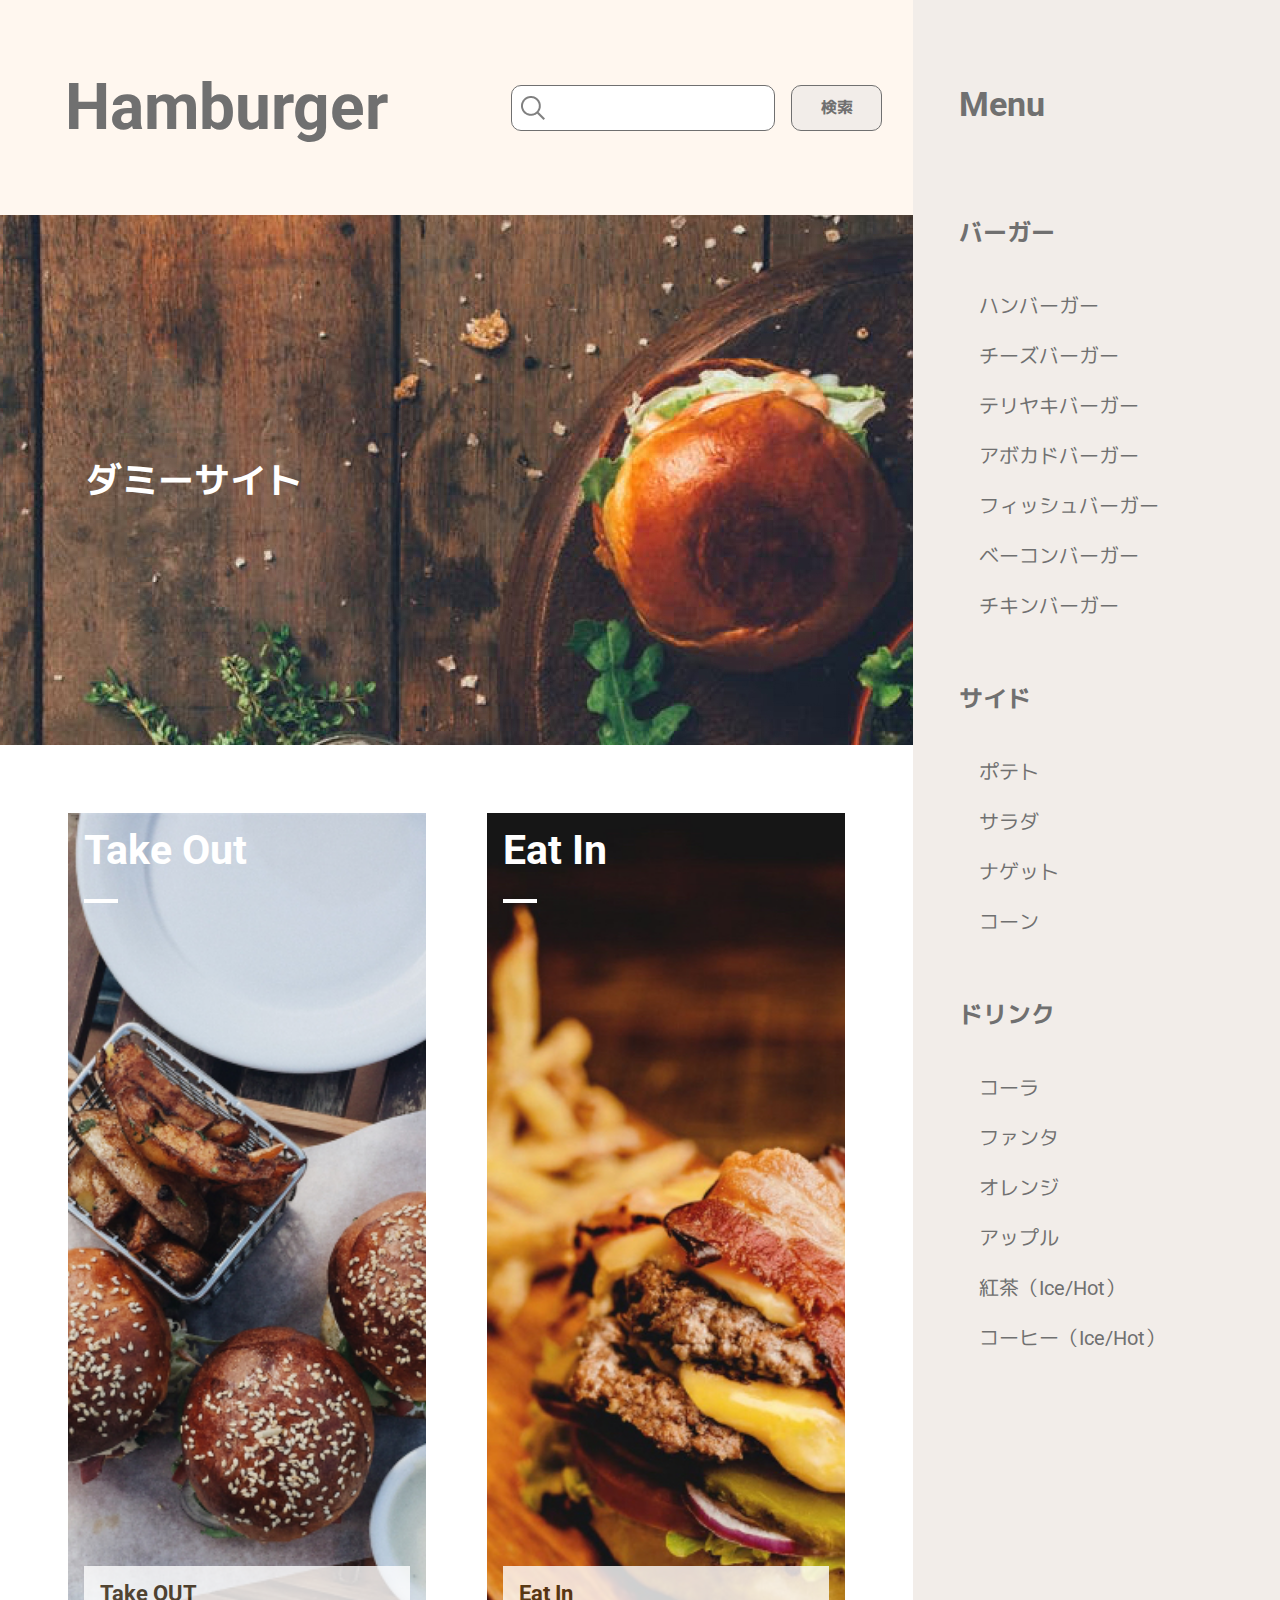
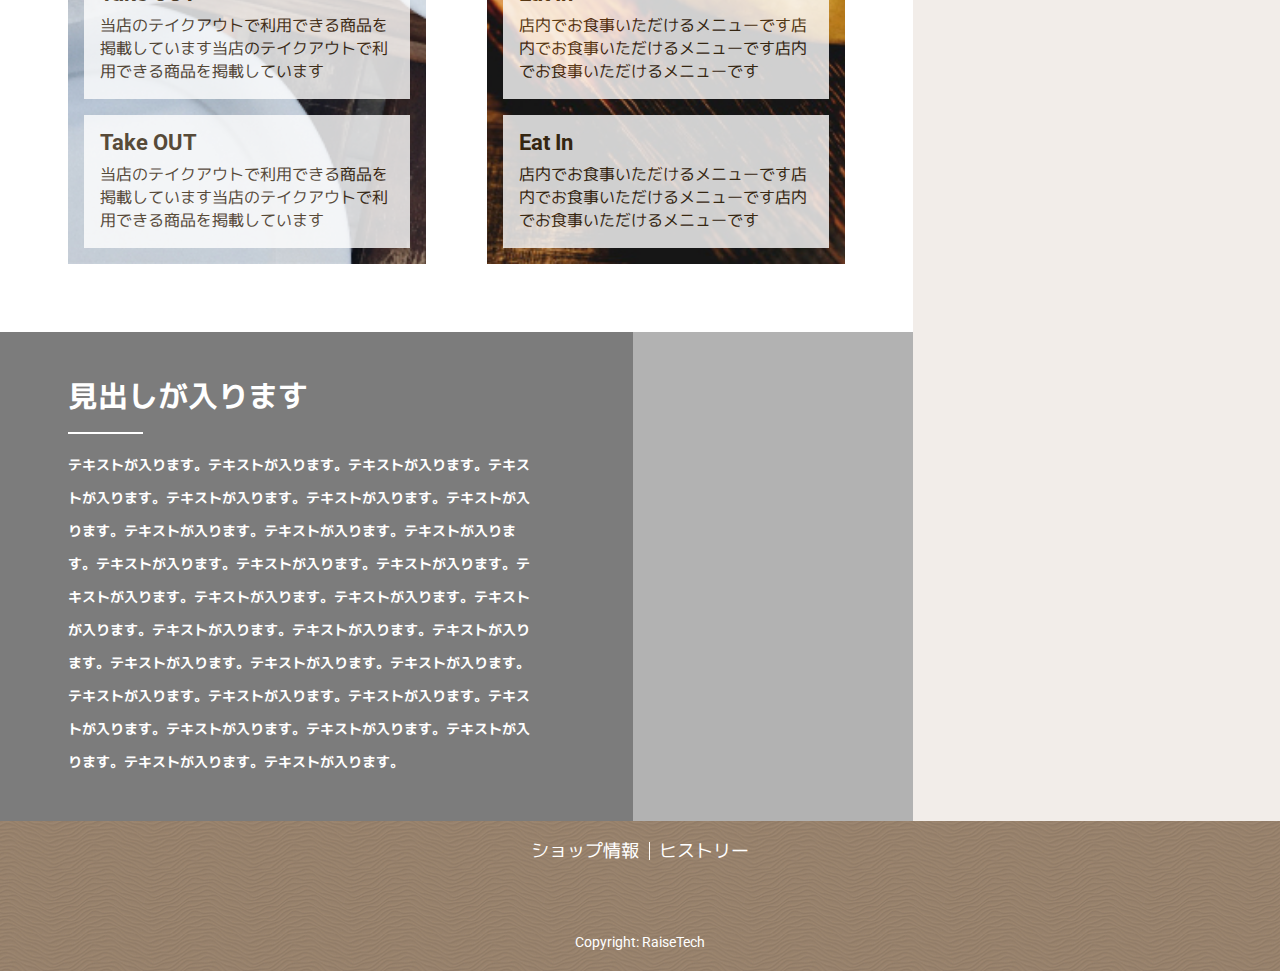
<file: index.html>
<!DOCTYPE html>
<html lang="ja">
  <head>
    <meta chaarset="utf-8">
    <meta name="viewport" content="width=width=device-width, initial-scale=1.0">
    <link rel="icon" href="./img/favicon.ico">
    <meta name="description" content="サイトの説明文が入ります">
    <title>ハンバーガーサイト</title>
    <link rel="preconnect" href="https://fonts.googleapis.com">
    <link rel="preconnect" href="https://fonts.gstatic.com" crossorigin>
    <link href="https://fonts.googleapis.com/css2?family=M+PLUS+1p:wght@400;700&family=Roboto:wght@400;700&display=swap" rel="stylesheet">
    <link href="./css/ress.css" rel="stylesheet">
    <link href="./css/style.css" rel="stylesheet">
  </head>

  <body>
    <main class="l-main">
      <aside>
        <div class="p-gmenu"> <!-- flex row flex-end ヨコ並び右端 -->
          <button class="p-gmenu__menu-opbtn js-menu-button">
            <span>Menu</span>
          </button>

          <div class="p-gmenu__layer"></div>
          <div class="p-gmenu__content"> <!-- flex column flex-end タテ並び右端 -->
            <button class="p-gmenu__content__menu-clbtn js-menu-button">
              <span>Close</span>
            </button>

            <h2  class="p-gmenu__content__title">Menu</h2>

            <ul>
              <li>
                <a href="/">バーガー</a>
                <ul>
                  <li><a href="/">ハンバーガー</a></li>
                  <li><a href="./archive.html">チーズバーガー</a></li>
                  <li><a href="/">テリヤキバーガー</a></li>
                  <li><a href="/">アボカドバーガー</a></li>
                  <li><a href="/">フィッシュバーガー</a></li>
                  <li><a href="/">ベーコンバーガー</a></li>
                  <li><a href="/">チキンバーガー</a></li>
                </ul>
              </li>

              <li>
                <a href="/">サイド</a>
                <ul>
                  <li><a href="/">ポテト</a></li>
                  <li><a href="/">サラダ</a></li>
                  <li><a href="/">ナゲット</a></li>
                  <li><a href="/">コーン</a></li>
                </ul>
              </li>

              <li>
                <a href="/">ドリンク</a>
                <ul>
                  <li><a href="/">コーラ</a></li>
                  <li><a href="/">ファンタ</a></li>
                  <li><a href="/">オレンジ</a></li>
                  <li><a href="/">アップル</a></li>
                  <li><a href="/">紅茶（Ice/Hot）</a></li>
                  <li><a href="/">コーヒー（Ice/Hot）</a></li>
                </ul>
              </li>

            </ul>
          </div> <!-- .p-gmenu__content -->
        </div> <!-- .p-gmenu -->
      </aside>

      <div class="l-main__body">
        <header class="l-header"> <!-- flex column center タテ並び真ん中 -->
          <h1 class="l-header__logo"><a href="./index.html">Hamburger</a></h1>

          <form action="./archive_search.html" class="c-form p-search"> <!-- flex row ヨコ並び -->
            <input type="text" placeholder="" class="c-form__text p-search__text">
            <input type="submit" value="検索" class="c-form__submit p-search__submit">
          </form>
        </header>

        <article>
          <div class="p-mainvisual"> <!-- flex column center center タテヨコ真ん中 -->
            <h1 class="p-mainvisual__title">ダミーサイト</h1>
          </div>

          <div class="l-main__wrapper">
            <ul class="l-main__wrapper__flex"> <!-- flex column/row -->
              <li class="p-content p-content--img-takeout"> <!-- flex column space-between タテ並び両端から均等に配置 -->
                <h2 class="p-content__title">Take Out</h2>
                <div class="p-content__boxes">
                  <dl class="p-content__box">
                    <dt class="p-content__box__title">Take OUT</dt>
                    <dd class="p-content__box__text">当店のテイクアウトで利用できる商品を掲載しています当店のテイクアウトで利用できる商品を掲載しています</dd>
                  </dl>
                  <dl class="p-content__box">
                    <dt class="p-content__box__title">Take OUT</dt>
                    <dd class="p-content__box__text">当店のテイクアウトで利用できる商品を掲載しています当店のテイクアウトで利用できる商品を掲載しています</dd>
                  </dl>
                </div>
              </li>

              <li class="p-content p-content--img-eatin"> <!-- flex column space-between タテ並び両端から均等に配置 -->
                <h2 class="p-content__title">Eat In</h2>
                <div class="p-content__boxes">
                  <dl class="p-content__box">
                    <dt class="p-content__box__title">Eat In</dt>
                    <dd class="p-content__box__text">店内でお食事いただけるメニューです店内でお食事いただけるメニューです店内でお食事いただけるメニューです</dd>
                  </dl>
                  <dl class="p-content__box">
                    <dt class="p-content__box__title">Eat In</dt>
                    <dd class="p-content__box__text">店内でお食事いただけるメニューです店内でお食事いただけるメニューです店内でお食事いただけるメニューです</dd>
                  </dl>
                </div>
              </li>
            </ul>
          </div>

          <section class="p-access">
            <h3 class="p-access__title">見出しが入ります</h3>
            <p class="p-access__text">
            テキストが入ります。テキストが入ります。テキストが入ります。テキストが入ります。テキストが入ります。テキストが入ります。テキストが入ります。テキストが入ります。テキストが入ります。テキストが入ります。テキストが入ります。テキストが入ります。テキストが入ります。テキストが入ります。テキストが入ります。テキストが入ります。テキストが入ります。テキストが入ります。テキストが入ります。テキストが入ります。テキストが入ります。テキストが入ります。テキストが入ります。テキストが入ります。テキストが入ります。テキストが入ります。テキストが入ります。テキストが入ります。テキストが入ります。テキストが入ります。テキストが入ります。テキストが入ります。
            </p>
            <div class="p-access__layer"></div>
            <iframe class="p-access__map" src="https://www.google.com/maps/embed?pb=!1m18!1m12!1m3!1d3241.7583025823956!2d139.742899862583!3d35.65832608111563!2m3!1f0!2f0!3f0!3m2!1i1024!2i768!4f13.1!3m3!1m2!1s0x60188bbd9009ec09%3A0x481a93f0d2a409dd!2z5p2x5Lqs44K_44Ov44O8!5e0!3m2!1sja!2sjp!4v1689603330352!5m2!1sja!2sjp" width="100%" height="100%" style="border:0;" allowfullscreen="" loading="lazy" referrerpolicy="no-referrer-when-downgrade"></iframe>
          </section>

        </article>
      </div> <!-- .l-main__body -->

    </main>

    <footer class="l-footer">
      <ul class="l-footer__info"> <!-- flex row center ヨコ並び真ん中-->
        <li class="l-footer__info__list"><a href="./page.html">ショップ情報</a></li>
        <li class="l-footer__info__list"><a href="./page.html">ヒストリー</a></li>
      </ul>

      <p class="p-copyright">Copyright: RaiseTech</p> <!-- flex row center ヨコ並び真ん中-->
    </footer>
    <script src="./js/jquery-3.4.1.min.js"></script>
    <script src="./js/menu-button.js"></script>
  </body>

</html>
</file>
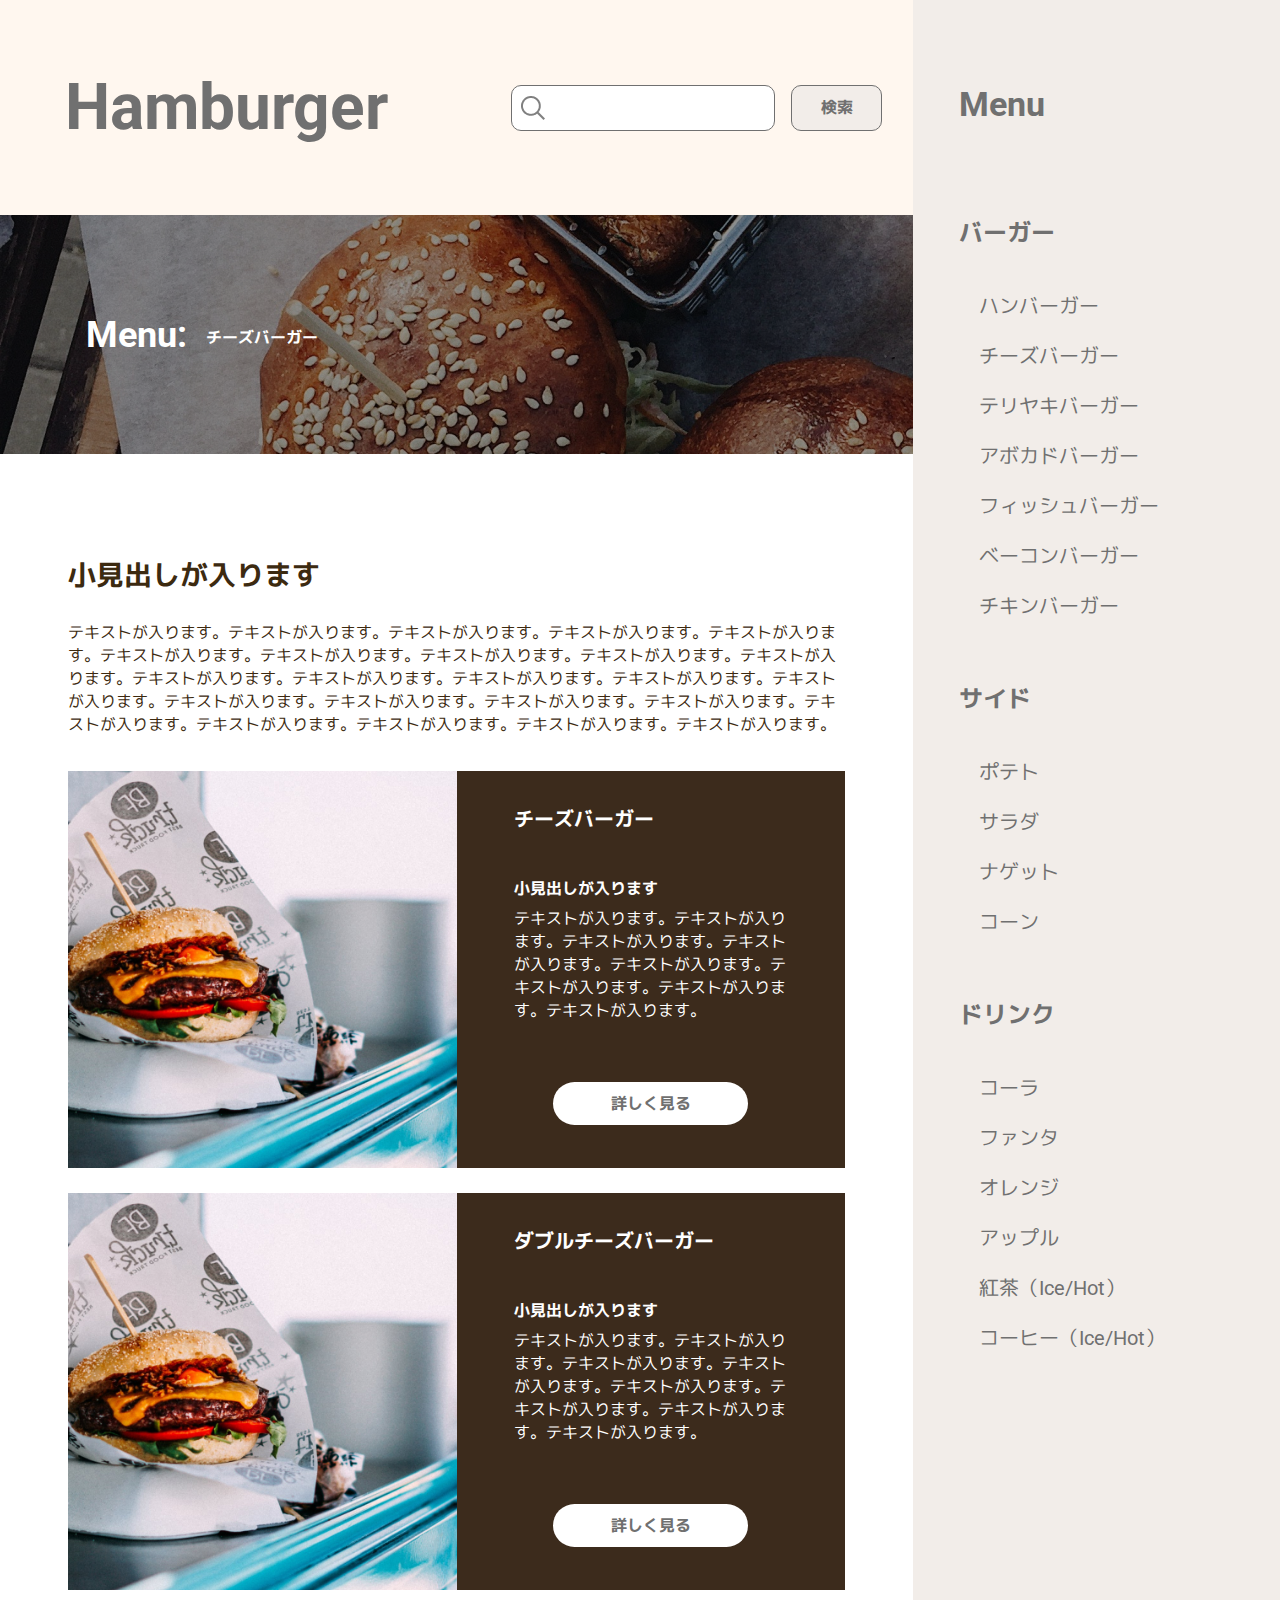
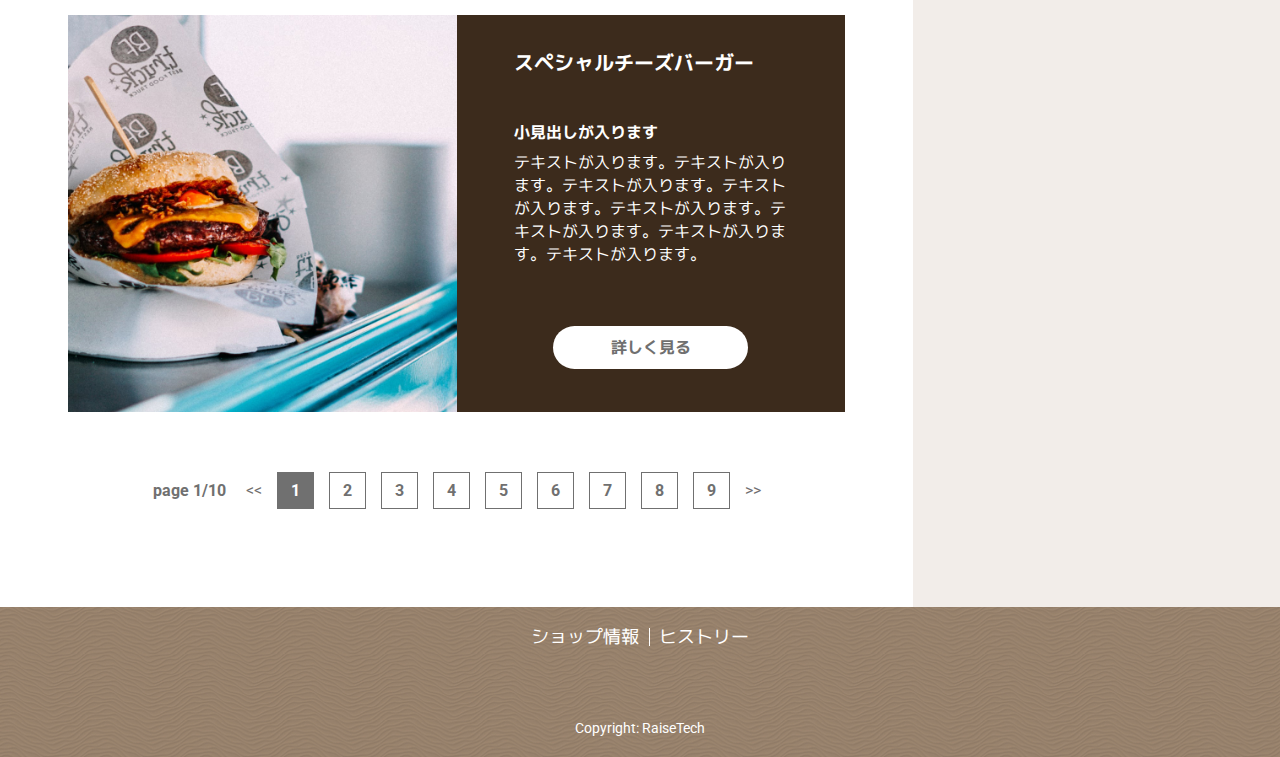
<file: archive.html>
<!DOCTYPE html>
<html lang="ja">
  <head>
    <meta chaarset="utf-8">
    <meta name="viewport" content="width=width=device-width, initial-scale=1.0">
    <link rel="icon" href="./img/favicon.ico">
    <meta name="description" content="サイトの説明文が入ります">
    <title>ハンバーガーサイト</title>
    <link rel="preconnect" href="https://fonts.googleapis.com">
    <link rel="preconnect" href="https://fonts.gstatic.com" crossorigin>
    <link href="https://fonts.googleapis.com/css2?family=M+PLUS+1p:wght@400;700&family=Roboto:wght@400;700&display=swap" rel="stylesheet">
    <link href="./css/ress.css" rel="stylesheet">
    <link href="./css/style.css" rel="stylesheet">
  </head>

  <body>
    <main class="l-main">
      <aside>
        <div class="p-gmenu"> <!-- flex row flex-end ヨコ並び右端 -->
          <button class="p-gmenu__menu-opbtn js-menu-button">
            <span>Menu</span>
          </button>

          <div class="p-gmenu__layer"></div>
          <div class="p-gmenu__content"> <!-- flex column flex-end タテ並び右端 -->
            <button class="p-gmenu__content__menu-clbtn js-menu-button">
              <span>Close</span>
            </button>

            <h2  class="p-gmenu__content__title">Menu</h2>

            <ul>
              <li>
                <a href="/">バーガー</a>
                <ul>
                  <li><a href="/">ハンバーガー</a></li>
                  <li><a href="./archive.html">チーズバーガー</a></li>
                  <li><a href="/">テリヤキバーガー</a></li>
                  <li><a href="/">アボカドバーガー</a></li>
                  <li><a href="/">フィッシュバーガー</a></li>
                  <li><a href="/">ベーコンバーガー</a></li>
                  <li><a href="/">チキンバーガー</a></li>
                </ul>
              </li>

              <li>
                <a href="/">サイド</a>
                <ul>
                  <li><a href="/">ポテト</a></li>
                  <li><a href="/">サラダ</a></li>
                  <li><a href="/">ナゲット</a></li>
                  <li><a href="/">コーン</a></li>
                </ul>
              </li>

              <li>
                <a href="/">ドリンク</a>
                <ul>
                  <li><a href="/">コーラ</a></li>
                  <li><a href="/">ファンタ</a></li>
                  <li><a href="/">オレンジ</a></li>
                  <li><a href="/">アップル</a></li>
                  <li><a href="/">紅茶（Ice/Hot）</a></li>
                  <li><a href="/">コーヒー（Ice/Hot）</a></li>
                </ul>
              </li>

            </ul>
          </div> <!-- .p-gmenu__content -->
        </div> <!-- .p-gmenu -->
      </aside>

      <div class="l-main__body">
        <header class="l-header"> <!-- flex column center タテ並び真ん中 -->
          <h1 class="l-header__logo"><a href="./index.html">Hamburger</a></h1>

          <form action="./archive_search.html" class="c-form p-search"> <!-- flex row ヨコ並び -->
            <input type="text" placeholder="" class="c-form__text p-search__text">
            <input type="submit" value="検索" class="c-form__submit p-search__submit">
          </form>
        </header>

        <article>
          <div class="p-mainvisual p-mainvisual--img-archive"> <!-- flex column center center タテヨコ真ん中 -->
            <h1 class="p-mainvisual__title">Menu:</h1>
            <p class="p-mainvisual__subtitle">チーズバーガー</p>
          </div>

          <div class="l-main__wrapper">
            <div class="p-sentence">
              <h2 class="p-sentence__title">小見出しが入ります</h2>
              <p class="p-sentence__text">テキストが入ります。テキストが入ります。テキストが入ります。テキストが入ります。テキストが入ります。テキストが入ります。テキストが入ります。テキストが入ります。テキストが入ります。テキストが入ります。テキストが入ります。テキストが入ります。テキストが入ります。テキストが入ります。テキストが入ります。テキストが入ります。テキストが入ります。テキストが入ります。テキストが入ります。テキストが入ります。テキストが入ります。テキストが入ります。テキストが入ります。テキストが入ります。</p>
            </div>

            <ul>
              <li class="p-card">
                <div class="p-card__img"></div>
                <div class="p-card__content">
                  <h3 class="p-card__content__title">チーズバーガー</h3>
                  <h4 class="p-card__content__subtitle">小見出しが入ります</h4>
                  <p class="p-card__content__text">テキストが入ります。テキストが入ります。テキストが入ります。テキストが入ります。テキストが入ります。テキストが入ります。テキストが入ります。テキストが入ります。</p>
                  <button onclick="location.href='./single.html'" class="c-button p-card__content__button">詳しく見る</button>
                </div>
              </li>

              <li class="p-card">
                <div class="p-card__img"></div>
                <div class="p-card__content">
                  <h3 class="p-card__content__title">ダブルチーズバーガー</h3>
                  <h4 class="p-card__content__subtitle">小見出しが入ります</h4>
                  <p class="p-card__content__text">テキストが入ります。テキストが入ります。テキストが入ります。テキストが入ります。テキストが入ります。テキストが入ります。テキストが入ります。テキストが入ります。</p>
                  <button class="c-button p-card__content__button">詳しく見る</button>
                </div>
              </li>

              <li class="p-card">
                <div class="p-card__img"></div>
                <div class="p-card__content">
                  <h3 class="p-card__content__title">スペシャルチーズバーガー</h3>
                  <h4 class="p-card__content__subtitle">小見出しが入ります</h4>
                  <p class="p-card__content__text">テキストが入ります。テキストが入ります。テキストが入ります。テキストが入ります。テキストが入ります。テキストが入ります。テキストが入ります。テキストが入ります。</p>
                  <button class="c-button p-card__content__button">詳しく見る</button>
                </div>
              </li>
            </ul>

            <section class="p-pagenavigation"> <!-- flex row space-between ヨコ並び両端から均等に配置 -->
              <p class="p-pagenavigation__info">page 1/10</p>
              <a href="/" class="p-pagenavigation__prev">&lt;&lt; </a>
              <ul class="p-pagenavigation__pages">
                <li class="p-pagenavigation__pages__current"><a href="/">1</a></li>
                <li><a href="/">2</a></li>
                <li><a href="/">3</a></li>
                <li><a href="/">4</a></li>
                <li><a href="/">5</a></li>
                <li><a href="/">6</a></li>
                <li><a href="/">7</a></li>
                <li><a href="/">8</a></li>
                <li><a href="/">9</a></li>
              </ul>
              <a href="/" class="p-pagenavigation__next"> &gt;&gt;</a>
            </section>

          </div> <!-- .l-main__wrapper -->
        </article>
      </div> <!-- .l-main__body -->

    </main>

    <footer class="l-footer">
      <ul class="l-footer__info"> <!-- flex row center ヨコ並び真ん中-->
        <li class="l-footer__info__list"><a href="./page.html">ショップ情報</a></li>
        <li class="l-footer__info__list"><a href="./page.html">ヒストリー</a></li>
      </ul>

      <p class="p-copyright">Copyright: RaiseTech</p> <!-- flex row center ヨコ並び真ん中-->
    </footer>
    <script src="./js/jquery-3.4.1.min.js"></script>
    <script src="./js/menu-button.js"></script>
  </body>

</html>
</file>
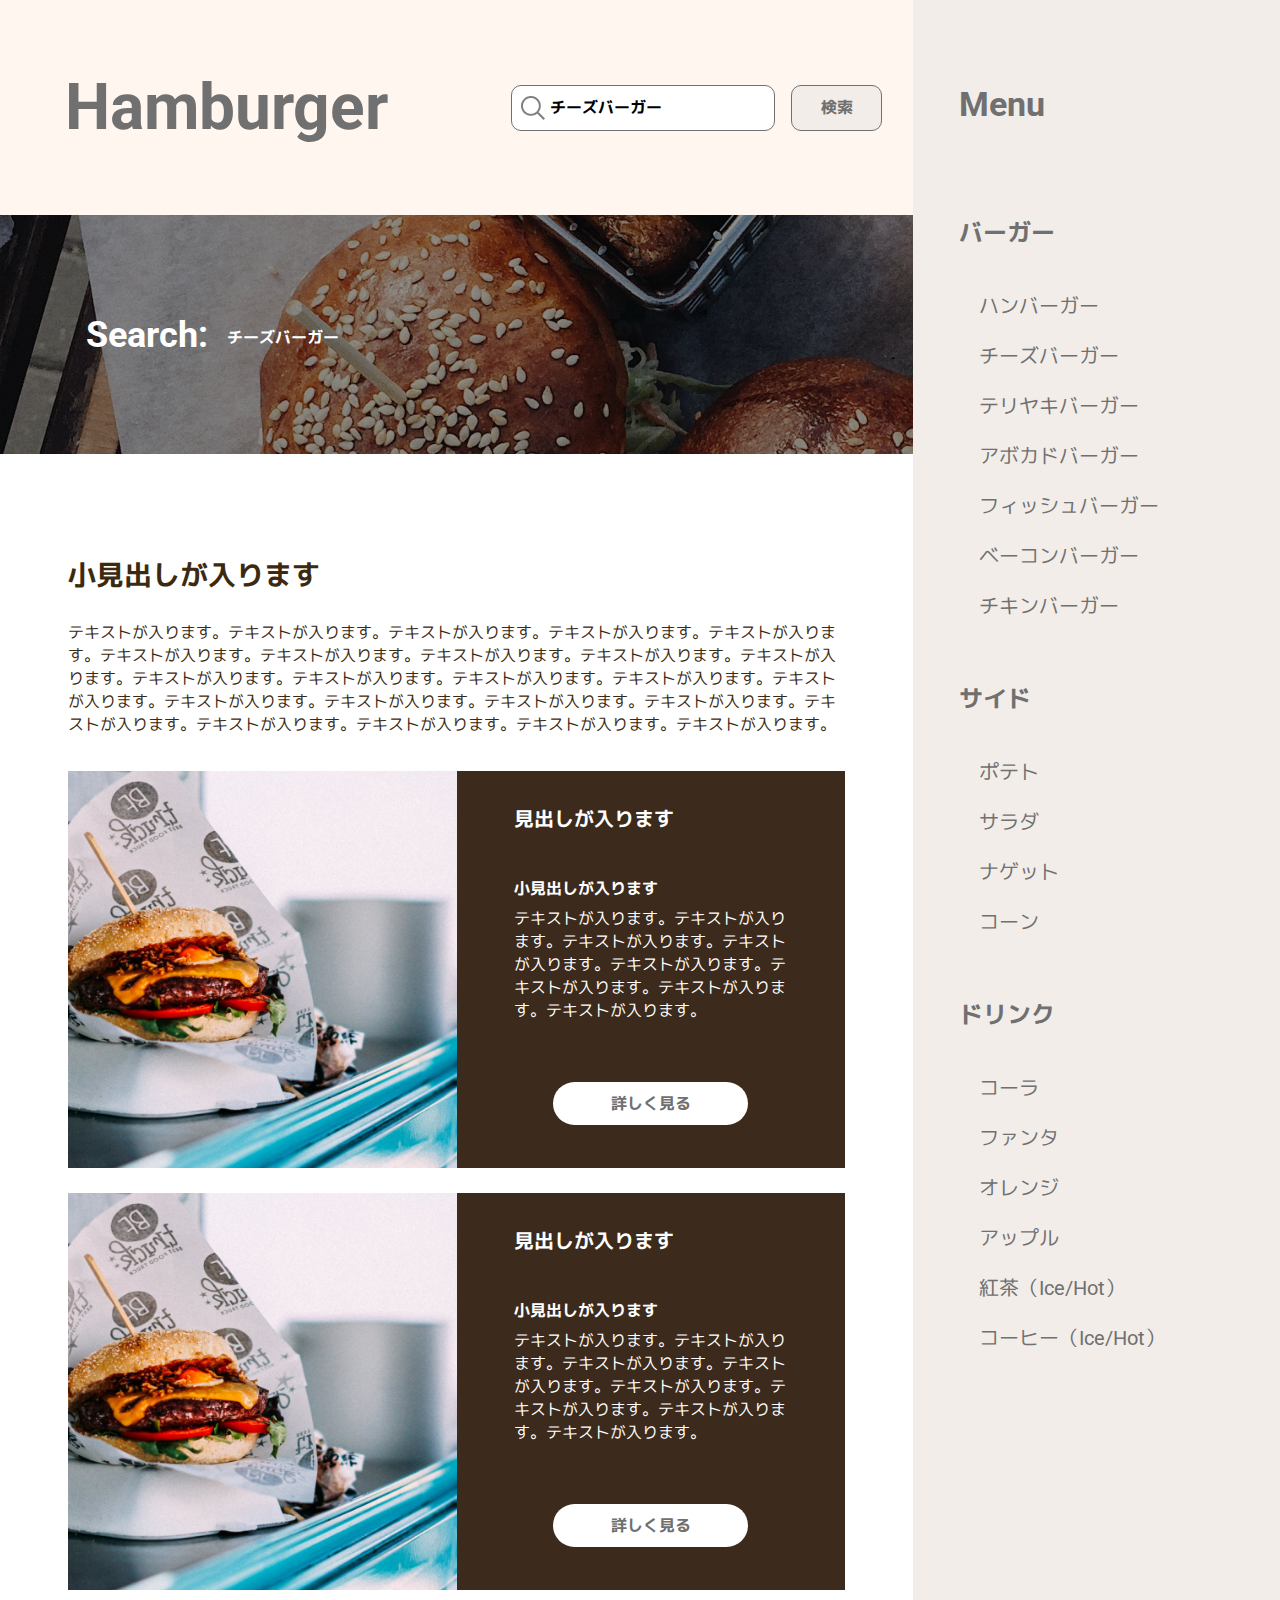
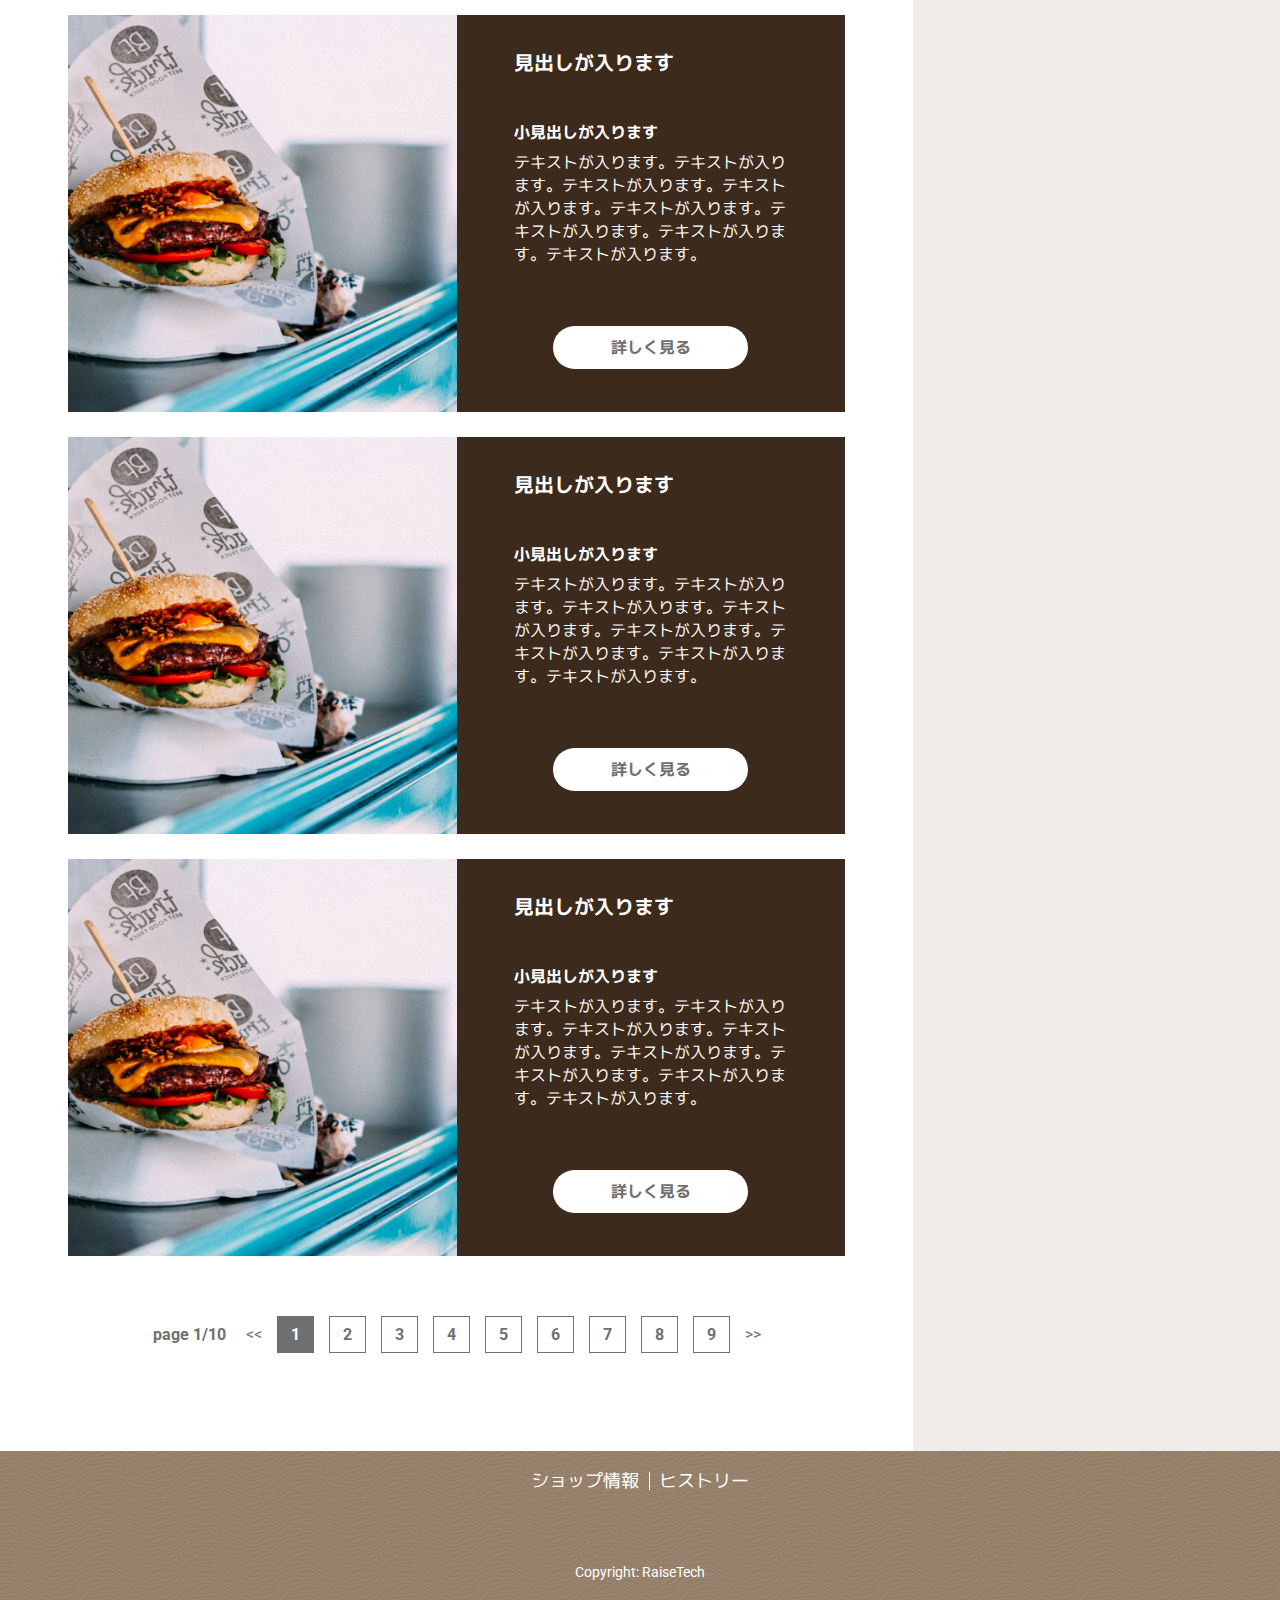
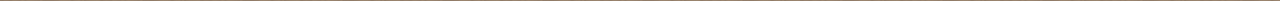
<file: archive_search.html>
<!DOCTYPE html>
<html lang="ja">
  <head>
    <meta chaarset="utf-8">
    <meta name="viewport" content="width=width=device-width, initial-scale=1.0">
    <link rel="icon" href="./img/favicon.ico">
    <meta name="description" content="サイトの説明文が入ります">
    <title>ハンバーガーサイト</title>
    <link rel="preconnect" href="https://fonts.googleapis.com">
    <link rel="preconnect" href="https://fonts.gstatic.com" crossorigin>
    <link href="https://fonts.googleapis.com/css2?family=M+PLUS+1p:wght@400;700&family=Roboto:wght@400;700&display=swap" rel="stylesheet">
    <link href="./css/ress.css" rel="stylesheet">
    <link href="./css/style.css" rel="stylesheet">
  </head>

  <body>
    <main class="l-main">
      <aside>
        <div class="p-gmenu"> <!-- flex row flex-end ヨコ並び右端 -->
          <button class="p-gmenu__menu-opbtn js-menu-button">
            <span>Menu</span>
          </button>

          <div class="p-gmenu__layer"></div>
          <div class="p-gmenu__content"> <!-- flex column flex-end タテ並び右端 -->
            <button class="p-gmenu__content__menu-clbtn js-menu-button">
              <span>Close</span>
            </button>

            <h2  class="p-gmenu__content__title">Menu</h2>

            <ul>
              <li>
                <a href="/">バーガー</a>
                <ul>
                  <li><a href="/">ハンバーガー</a></li>
                  <li><a href="./archive.html">チーズバーガー</a></li>
                  <li><a href="/">テリヤキバーガー</a></li>
                  <li><a href="/">アボカドバーガー</a></li>
                  <li><a href="/">フィッシュバーガー</a></li>
                  <li><a href="/">ベーコンバーガー</a></li>
                  <li><a href="/">チキンバーガー</a></li>
                </ul>
              </li>

              <li>
                <a href="/">サイド</a>
                <ul>
                  <li><a href="/">ポテト</a></li>
                  <li><a href="/">サラダ</a></li>
                  <li><a href="/">ナゲット</a></li>
                  <li><a href="/">コーン</a></li>
                </ul>
              </li>

              <li>
                <a href="/">ドリンク</a>
                <ul>
                  <li><a href="/">コーラ</a></li>
                  <li><a href="/">ファンタ</a></li>
                  <li><a href="/">オレンジ</a></li>
                  <li><a href="/">アップル</a></li>
                  <li><a href="/">紅茶（Ice/Hot）</a></li>
                  <li><a href="/">コーヒー（Ice/Hot）</a></li>
                </ul>
              </li>

            </ul>
          </div> <!-- .p-gmenu__content -->
        </div> <!-- .p-gmenu -->
      </aside>

      <div class="l-main__body">
        <header class="l-header"> <!-- flex column center タテ並び真ん中 -->
          <h1 class="l-header__logo"><a href="./index.html">Hamburger</a></h1>

          <form action="./archive_search.html" class="c-form p-search"> <!-- flex row ヨコ並び -->
            <input type="text" placeholder="" value="チーズバーガー" class="c-form__text p-search__text">
            <input type="submit" value="検索" class="c-form__submit p-search__submit">
          </form>
        </header>

        <article>
          <div class="p-mainvisual p-mainvisual--img-archive"> <!-- flex column center center タテヨコ真ん中 -->
            <h1 class="p-mainvisual__title">Search:</h1>
            <p class="p-mainvisual__subtitle">チーズバーガー</p>
          </div>

          <div class="l-main__wrapper">
            <div class="p-sentence">
              <h2 class="p-sentence__title">小見出しが入ります</h2>
              <p class="p-sentence__text">テキストが入ります。テキストが入ります。テキストが入ります。テキストが入ります。テキストが入ります。テキストが入ります。テキストが入ります。テキストが入ります。テキストが入ります。テキストが入ります。テキストが入ります。テキストが入ります。テキストが入ります。テキストが入ります。テキストが入ります。テキストが入ります。テキストが入ります。テキストが入ります。テキストが入ります。テキストが入ります。テキストが入ります。テキストが入ります。テキストが入ります。テキストが入ります。</p>
            </div>

            <ul>
              <li class="p-card">
                <div class="p-card__img"></div>
                <div class="p-card__content">
                  <h3 class="p-card__content__title">見出しが入ります</h3>
                  <h4 class="p-card__content__subtitle">小見出しが入ります</h4>
                  <p class="p-card__content__text">テキストが入ります。テキストが入ります。テキストが入ります。テキストが入ります。テキストが入ります。テキストが入ります。テキストが入ります。テキストが入ります。</p>
                  <button class="c-button p-card__content__button">詳しく見る</button>
                </div>
              </li>

              <li class="p-card">
                <div class="p-card__img"></div>
                <div class="p-card__content">
                  <h3 class="p-card__content__title">見出しが入ります</h3>
                  <h4 class="p-card__content__subtitle">小見出しが入ります</h4>
                  <p class="p-card__content__text">テキストが入ります。テキストが入ります。テキストが入ります。テキストが入ります。テキストが入ります。テキストが入ります。テキストが入ります。テキストが入ります。</p>
                  <button class="c-button p-card__content__button">詳しく見る</button>
                </div>
              </li>

              <li class="p-card">
                <div class="p-card__img"></div>
                <div class="p-card__content">
                  <h3 class="p-card__content__title">見出しが入ります</h3>
                  <h4 class="p-card__content__subtitle">小見出しが入ります</h4>
                  <p class="p-card__content__text">テキストが入ります。テキストが入ります。テキストが入ります。テキストが入ります。テキストが入ります。テキストが入ります。テキストが入ります。テキストが入ります。</p>
                  <button class="c-button p-card__content__button">詳しく見る</button>
                </div>
              </li>

              <li class="p-card">
                <div class="p-card__img"></div>
                <div class="p-card__content">
                  <h3 class="p-card__content__title">見出しが入ります</h3>
                  <h4 class="p-card__content__subtitle">小見出しが入ります</h4>
                  <p class="p-card__content__text">テキストが入ります。テキストが入ります。テキストが入ります。テキストが入ります。テキストが入ります。テキストが入ります。テキストが入ります。テキストが入ります。</p>
                  <button class="c-button p-card__content__button">詳しく見る</button>
                </div>
              </li>

              <li class="p-card">
                <div class="p-card__img"></div>
                <div class="p-card__content">
                  <h3 class="p-card__content__title">見出しが入ります</h3>
                  <h4 class="p-card__content__subtitle">小見出しが入ります</h4>
                  <p class="p-card__content__text">テキストが入ります。テキストが入ります。テキストが入ります。テキストが入ります。テキストが入ります。テキストが入ります。テキストが入ります。テキストが入ります。</p>
                  <button class="c-button p-card__content__button">詳しく見る</button>
                </div>
              </li>

            </ul>

            <section class="p-pagenavigation"> <!-- flex row space-between ヨコ並び両端から均等に配置 -->
              <p class="p-pagenavigation__info">page 1/10</p>
              <a href="/" class="p-pagenavigation__prev">&lt;&lt; </a>
              <ul class="p-pagenavigation__pages">
                <li class="p-pagenavigation__pages__current"><a href="/">1</a></li>
                <li><a href="/">2</a></li>
                <li><a href="/">3</a></li>
                <li><a href="/">4</a></li>
                <li><a href="/">5</a></li>
                <li><a href="/">6</a></li>
                <li><a href="/">7</a></li>
                <li><a href="/">8</a></li>
                <li><a href="/">9</a></li>
              </ul>
              <a href="/" class="p-pagenavigation__next"> &gt;&gt;</a>
            </section>

          </div> <!-- .l-main__wrapper -->
        </article>
      </div> <!-- .l-main__body -->

    </main>

    <footer class="l-footer">
      <ul class="l-footer__info"> <!-- flex row center ヨコ並び真ん中-->
        <li class="l-footer__info__list"><a href="./page.html">ショップ情報</a></li>
        <li class="l-footer__info__list"><a href="./page.html">ヒストリー</a></li>
      </ul>

      <p class="p-copyright">Copyright: RaiseTech</p> <!-- flex row center ヨコ並び真ん中-->
    </footer>
    <script src="./js/jquery-3.4.1.min.js"></script>
    <script src="./js/menu-button.js"></script>
  </body>

</html>
</file>
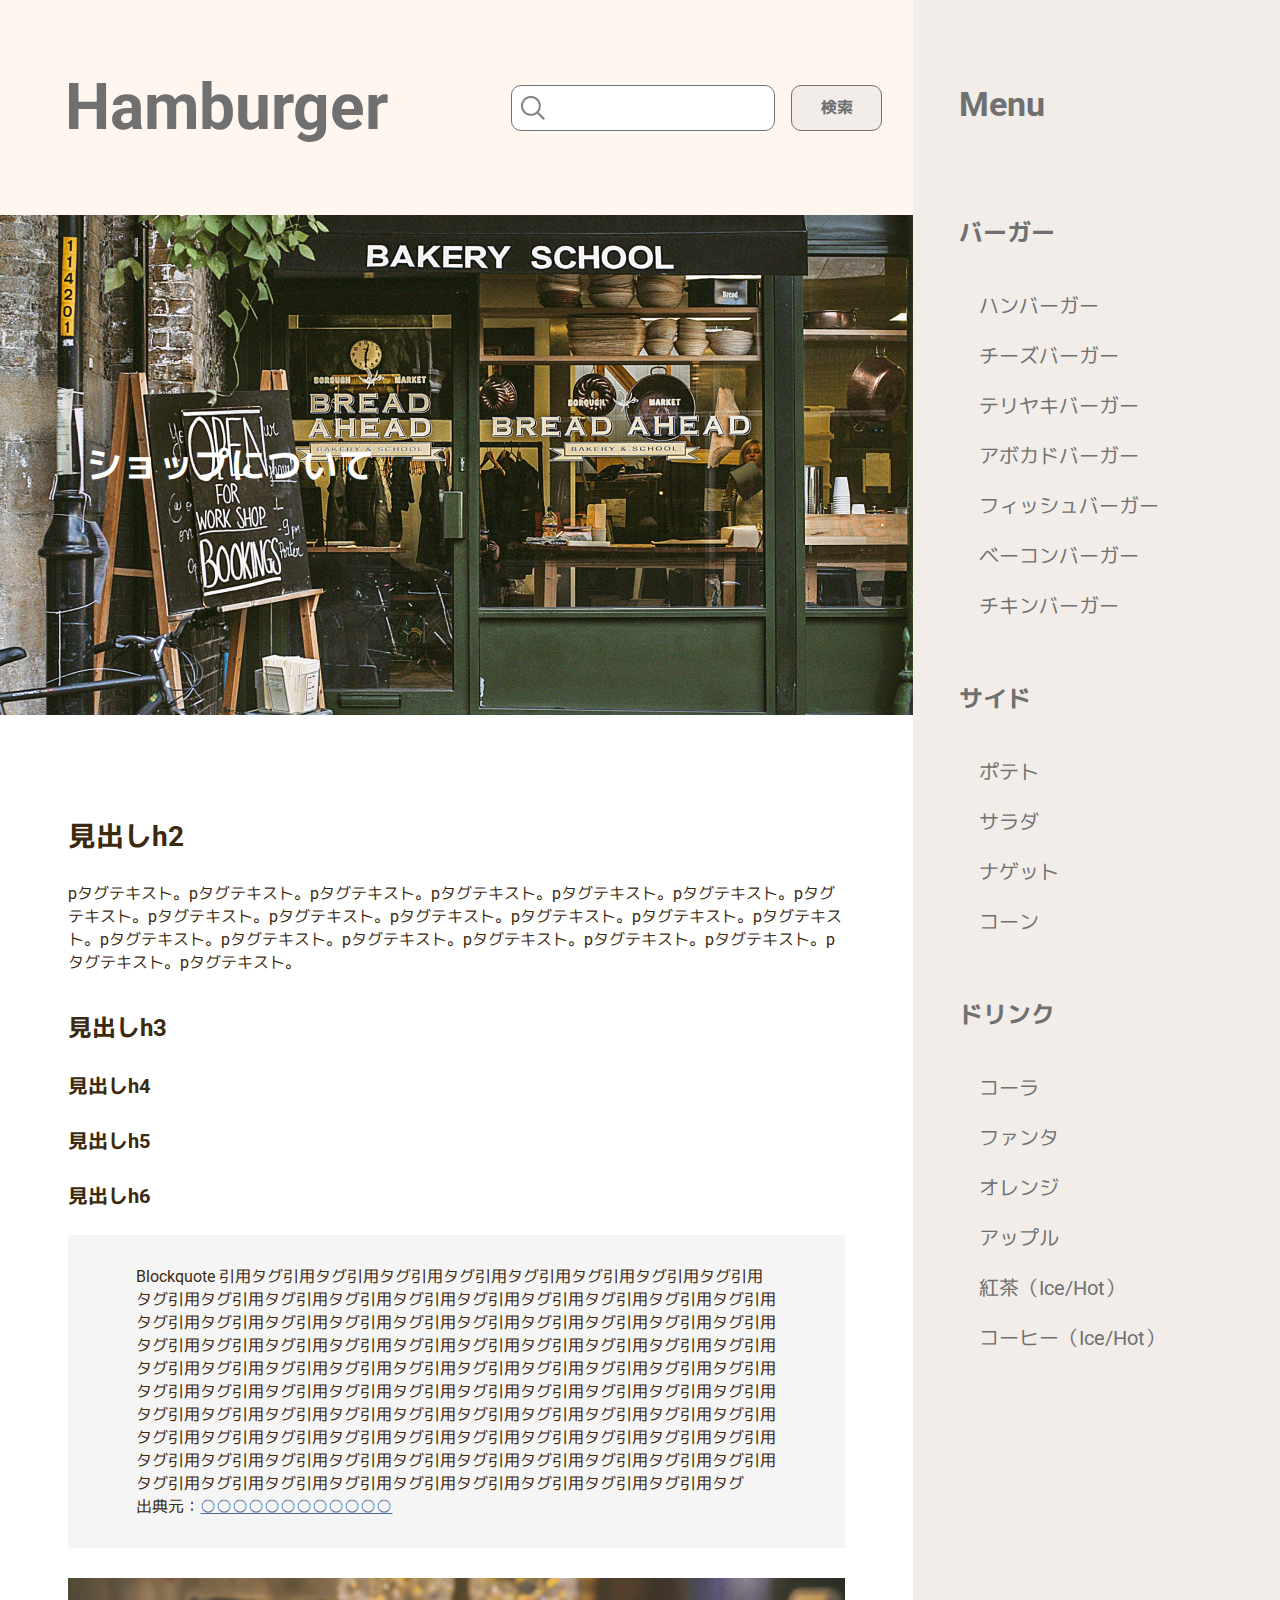
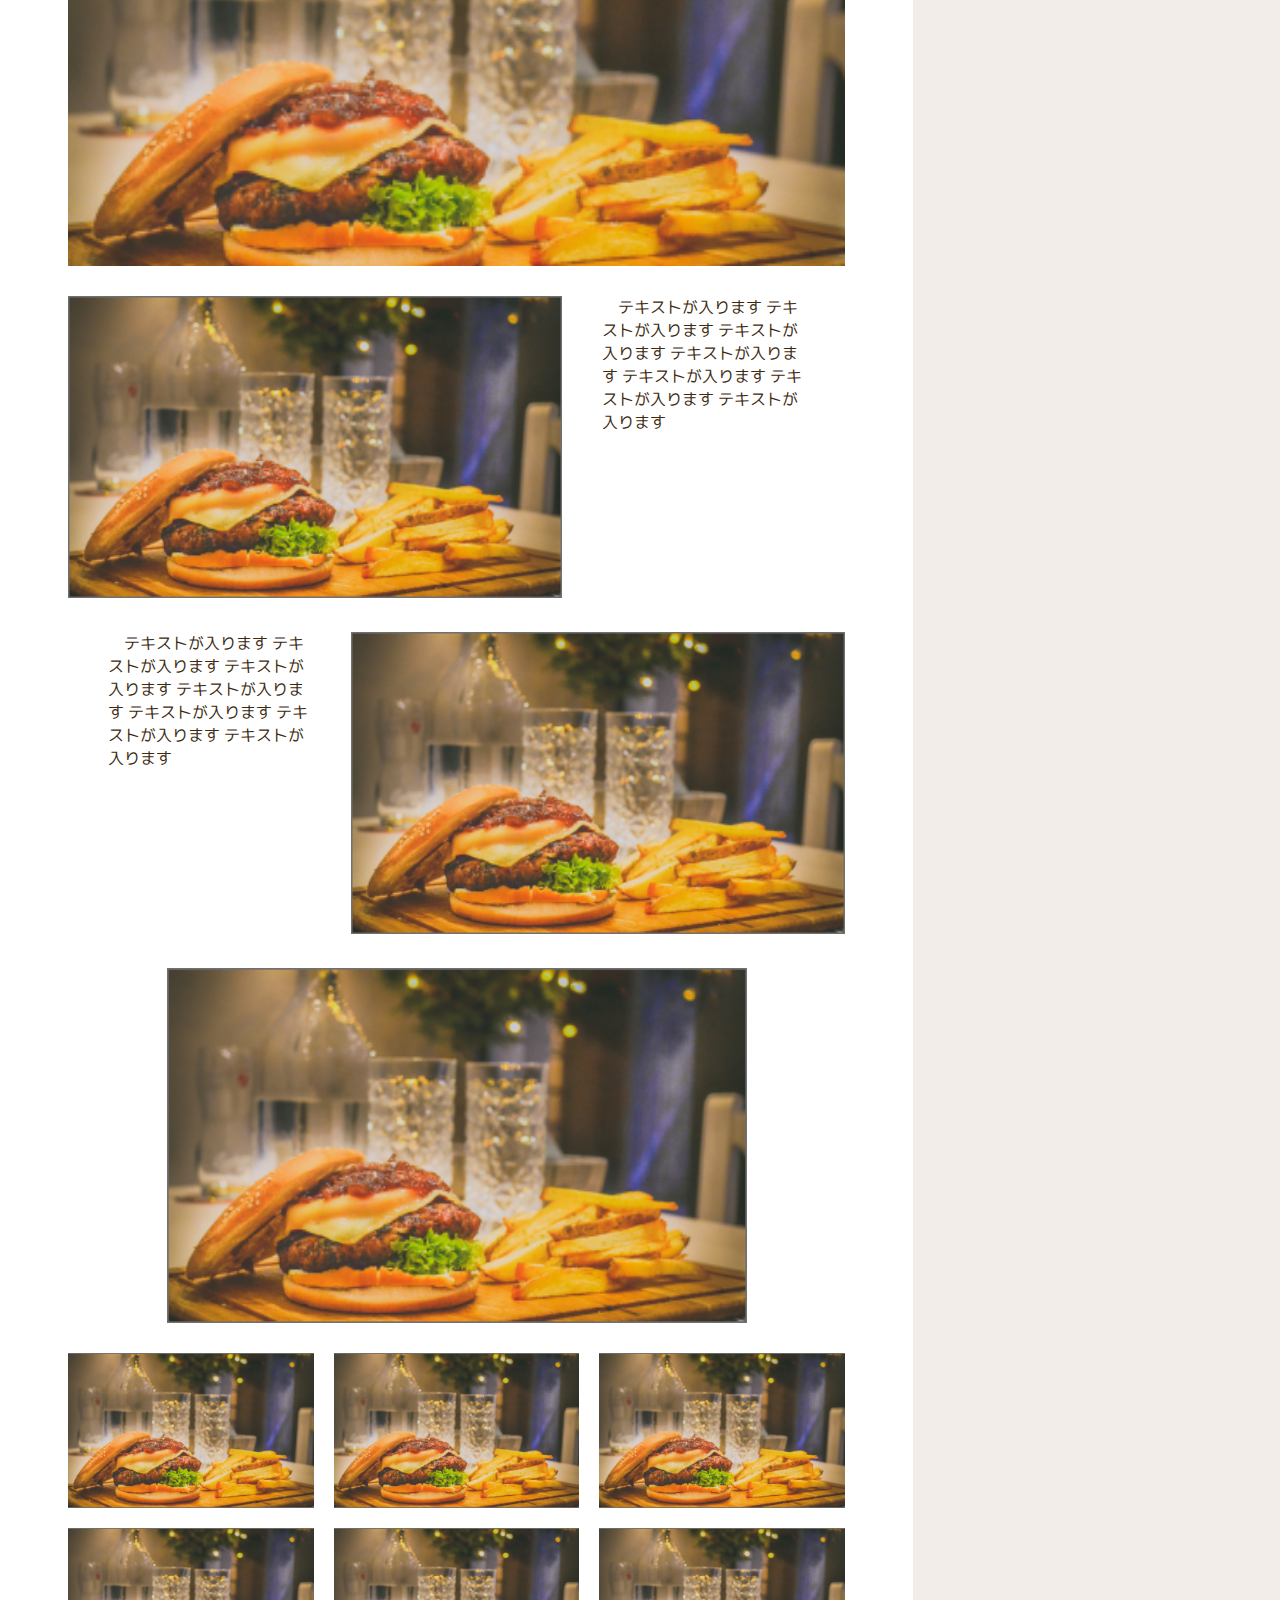
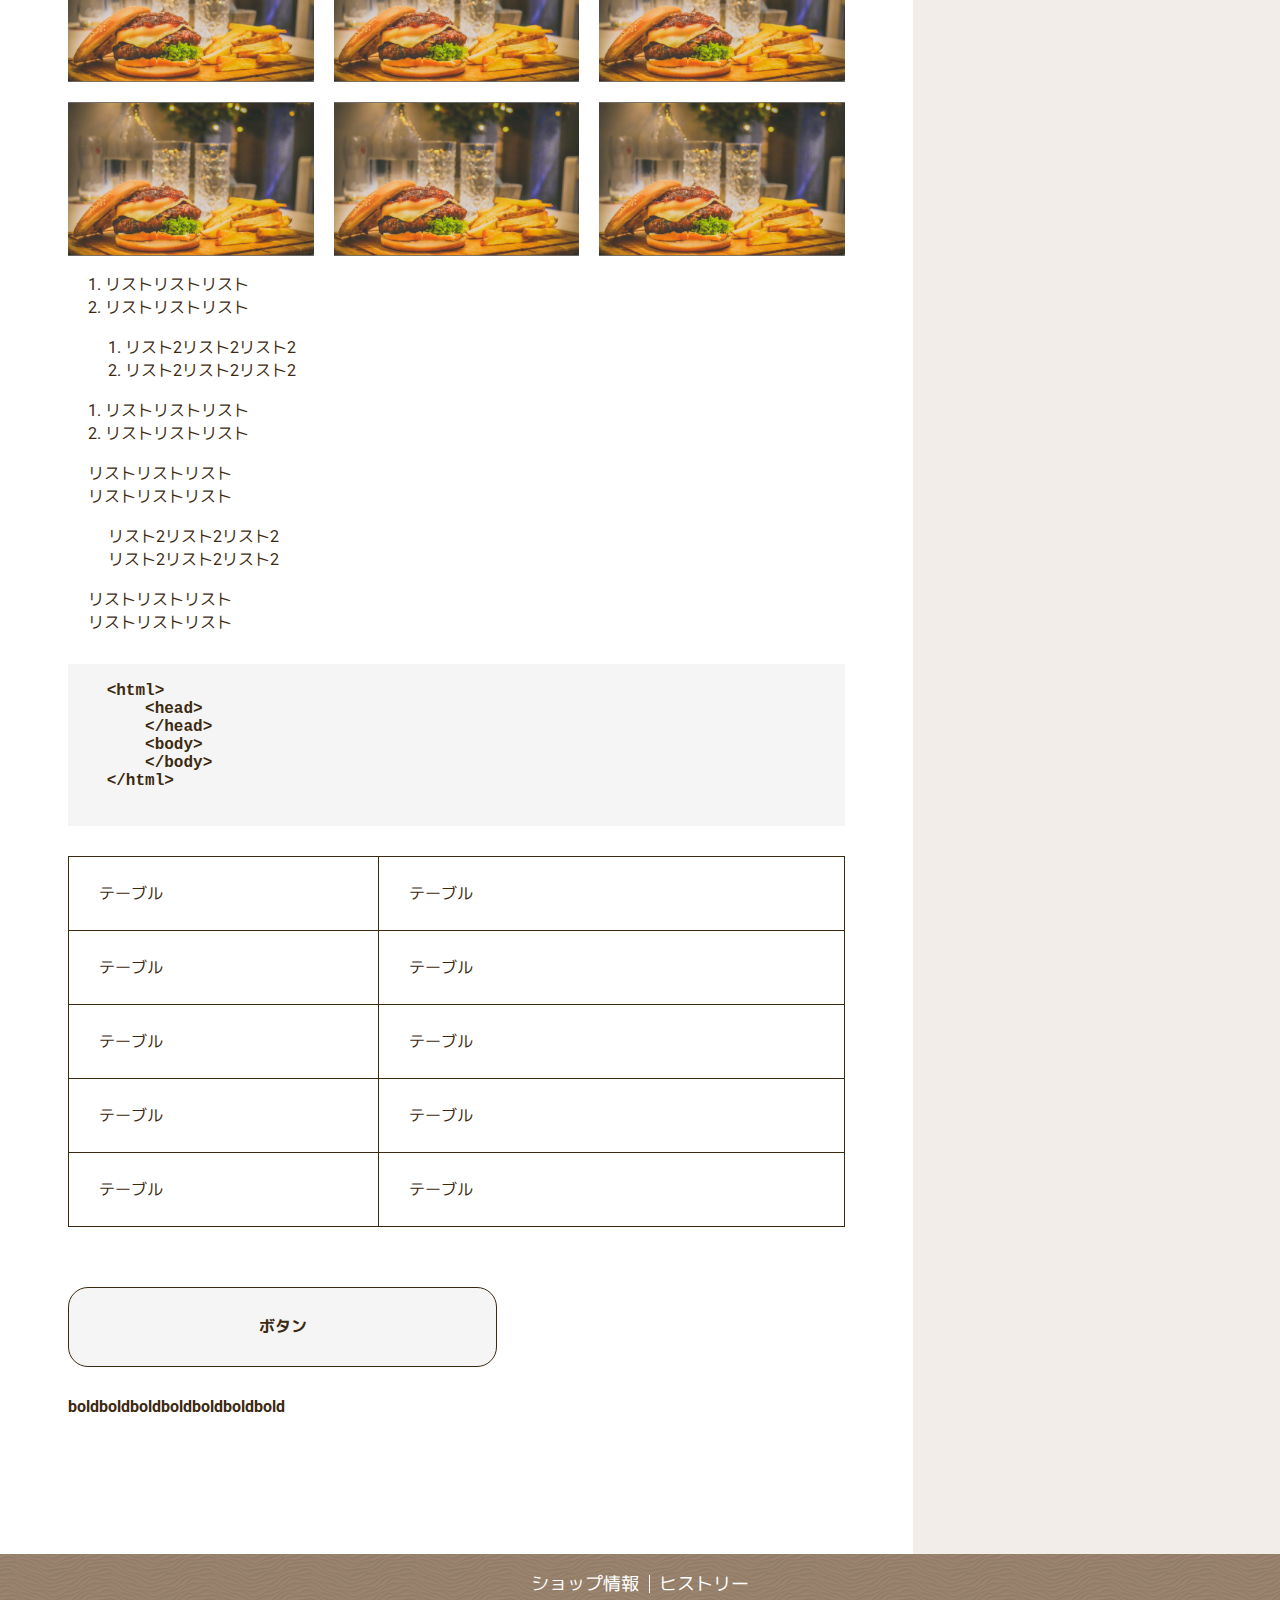
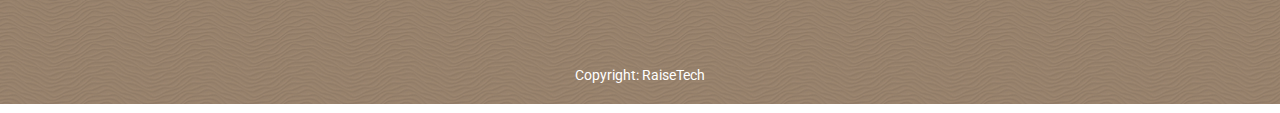
<file: page.html>
<!DOCTYPE html>
<html lang="ja">
  <head>
    <meta chaarset="utf-8">
    <meta name="viewport" content="width=width=device-width, initial-scale=1.0">
    <link rel="icon" href="./img/favicon.ico">
    <meta name="description" content="サイトの説明文が入ります">
    <title>ハンバーガーサイト</title>
    <link rel="preconnect" href="https://fonts.googleapis.com">
    <link rel="preconnect" href="https://fonts.gstatic.com" crossorigin>
    <link href="https://fonts.googleapis.com/css2?family=M+PLUS+1p:wght@400;700&family=Roboto:wght@400;700&display=swap" rel="stylesheet">
    <link href="./css/ress.css" rel="stylesheet">
    <link href="./css/style.css" rel="stylesheet">
  </head>

  <body>
    <main class="l-main">
      <aside>
        <div class="p-gmenu"> <!-- flex row flex-end ヨコ並び右端 -->
          <button class="p-gmenu__menu-opbtn js-menu-button">
            <span>Menu</span>
          </button>

          <div class="p-gmenu__layer"></div>
          <div class="p-gmenu__content"> <!-- flex column flex-end タテ並び右端 -->
            <button class="p-gmenu__content__menu-clbtn js-menu-button">
              <span>Close</span>
            </button>

            <h2  class="p-gmenu__content__title">Menu</h2>

            <ul>
              <li>
                <a href="/">バーガー</a>
                <ul>
                  <li><a href="/">ハンバーガー</a></li>
                  <li><a href="./archive.html">チーズバーガー</a></li>
                  <li><a href="/">テリヤキバーガー</a></li>
                  <li><a href="/">アボカドバーガー</a></li>
                  <li><a href="/">フィッシュバーガー</a></li>
                  <li><a href="/">ベーコンバーガー</a></li>
                  <li><a href="/">チキンバーガー</a></li>
                </ul>
              </li>

              <li>
                <a href="/">サイド</a>
                <ul>
                  <li><a href="/">ポテト</a></li>
                  <li><a href="/">サラダ</a></li>
                  <li><a href="/">ナゲット</a></li>
                  <li><a href="/">コーン</a></li>
                </ul>
              </li>

              <li>
                <a href="/">ドリンク</a>
                <ul>
                  <li><a href="/">コーラ</a></li>
                  <li><a href="/">ファンタ</a></li>
                  <li><a href="/">オレンジ</a></li>
                  <li><a href="/">アップル</a></li>
                  <li><a href="/">紅茶（Ice/Hot）</a></li>
                  <li><a href="/">コーヒー（Ice/Hot）</a></li>
                </ul>
              </li>

            </ul>
          </div> <!-- .p-gmenu__content -->
        </div> <!-- .p-gmenu -->
      </aside>

      <div class="l-main__body">
        <header class="l-header"> <!-- flex column center タテ並び真ん中 -->
          <h1 class="l-header__logo"><a href="./index.html">Hamburger</a></h1>

          <form action="./archive_search.html" class="c-form p-search"> <!-- flex row ヨコ並び -->
            <input type="text" placeholder="" class="c-form__text p-search__text">
            <input type="submit" value="検索" class="c-form__submit p-search__submit">
          </form>
        </header>

        <article>
          <div class="p-mainvisual p-mainvisual--img-page"> <!-- flex column center center タテヨコ真ん中 -->
            <h1 class="p-mainvisual__title">ショップについて</h1>
          </div>

          <div class="l-main__wrapper">
            <div class="p-sentence">
              <h2>見出しh2</h2>
              <p>pタグテキスト。pタグテキスト。pタグテキスト。pタグテキスト。pタグテキスト。pタグテキスト。pタグテキスト。pタグテキスト。pタグテキスト。pタグテキスト。pタグテキスト。pタグテキスト。pタグテキスト。pタグテキスト。pタグテキスト。pタグテキスト。pタグテキスト。pタグテキスト。pタグテキスト。pタグテキスト。pタグテキスト。</p>
              <h3>見出しh3</h3>
              <h4>見出しh4</h4>
              <h5>見出しh5</h5>
              <h6>見出しh6</h6>
              <blockquote cite="/">
                <p>Blockquote 引用タグ引用タグ引用タグ引用タグ引用タグ引用タグ引用タグ引用タグ引用タグ引用タグ引用タグ引用タグ引用タグ引用タグ引用タグ引用タグ引用タグ引用タグ引用タグ引用タグ引用タグ引用タグ引用タグ引用タグ引用タグ引用タグ引用タグ引用タグ引用タグ引用タグ引用タグ引用タグ引用タグ引用タグ引用タグ引用タグ引用タグ引用タグ引用タグ引用タグ引用タグ引用タグ引用タグ引用タグ引用タグ引用タグ引用タグ引用タグ引用タグ引用タグ引用タグ引用タグ引用タグ引用タグ引用タグ引用タグ引用タグ引用タグ引用タグ引用タグ引用タグ引用タグ引用タグ引用タグ引用タグ引用タグ引用タグ引用タグ引用タグ引用タグ引用タグ引用タグ引用タグ引用タグ引用タグ引用タグ引用タグ引用タグ引用タグ引用タグ引用タグ引用タグ引用タグ引用タグ引用タグ引用タグ引用タグ引用タグ引用タグ引用タグ引用タグ引用タグ引用タグ引用タグ引用タグ引用タグ引用タグ引用タグ</p>
                出典元：<cite><a href="/">○○○○○○○○○○○○</a></cite>
              </blockquote>

              <div class="p-sentence__img p-sentence__img--full">
                <img src="./img/single-burger1.jpg" alt="バーガー1">
              </div>

              <div class="p-sentence__2rows">
                <div>
                  <img src="./img/single-burger2.jpg" alt="バーガー2">
                </div>
                <p>テキストが入ります テキストが入ります テキストが入ります テキストが入ります テキストが入ります テキストが入ります テキストが入ります</p>
              </div>

              <div class="p-sentence__2rows">
                <p>テキストが入ります テキストが入ります テキストが入ります テキストが入ります テキストが入ります テキストが入ります テキストが入ります</p>
                <div>
                  <img src="./img/single-burger2.jpg" alt="バーガー2">
                </div>
              </div>

              <div class="p-sentence__img">
                <img src="./img/single-burger2.jpg"alt="バーガー2">
              </div>

              <div class="p-sentence__griditems">
                <div><img src="./img/single-burger2.jpg"alt="バーガー2"></div>
                <div><img src="./img/single-burger2.jpg"alt="バーガー2"></div>
                <div><img src="./img/single-burger2.jpg"alt="バーガー2"></div>
                <div><img src="./img/single-burger2.jpg"alt="バーガー2"></div>
                <div><img src="./img/single-burger2.jpg"alt="バーガー2"></div>
                <div><img src="./img/single-burger2.jpg"alt="バーガー2"></div>
                <div><img src="./img/single-burger2.jpg"alt="バーガー2"></div>
                <div><img src="./img/single-burger2.jpg"alt="バーガー2"></div>
                <div><img src="./img/single-burger2.jpg"alt="バーガー2"></div>
              </div>

              <ol>
                <li>リストリストリスト</li>
                <li>リストリストリスト</li>
                <ol>
                  <li>リスト2リスト2リスト2</li>
                  <li>リスト2リスト2リスト2</li>
                </ol>
              </ol>

              <ol>
                <li>リストリストリスト</li>
                <li>リストリストリスト</li>
              </ol>

              <ul>
                <li>リストリストリスト</li>
                <li>リストリストリスト</li>
                <ul>
                  <li>リスト2リスト2リスト2</li>
                  <li>リスト2リスト2リスト2</li>
                </ul>
              </ul>

              <ul>
                <li>リストリストリスト</li>
                <li>リストリストリスト</li>
              </ul>

              <pre>
            <code>
    &lt;html&gt;
        &lt;head&gt;
        &lt;/head&gt;
        &lt;body&gt;
        &lt;/body&gt;
    &lt;/html&gt;
            </code>
              </pre>

              <table>
                <tr><td width="40%">テーブル</td><td>テーブル</td></tr>
                <tr><td >テーブル</td><td>テーブル</td></tr>
                <tr><td >テーブル</td><td>テーブル</td></tr>
                <tr><td >テーブル</td><td>テーブル</td></tr>
                <tr><td >テーブル</td><td>テーブル</td></tr>
              </table>

              <button>ボタン</button>

              <p><b>boldboldboldboldboldboldbold</b></p>

              <div class="u-mb70"></div>

            </div> <!-- .p-sentence -->
          </div> <!-- .l-main__wrapper -->
        </article>
      </div> <!-- .l-main__body -->

    </main>

    <footer class="l-footer">
      <ul class="l-footer__info"> <!-- flex row center ヨコ並び真ん中-->
        <li class="l-footer__info__list"><a href="./page.html">ショップ情報</a></li>
        <li class="l-footer__info__list"><a href="./page.html">ヒストリー</a></li>
      </ul>

      <p class="p-copyright">Copyright: RaiseTech</p> <!-- flex row center ヨコ並び真ん中-->
    </footer>
    <script src="./js/jquery-3.4.1.min.js"></script>
    <script src="./js/menu-button.js"></script>
  </body>

</html>
</file>
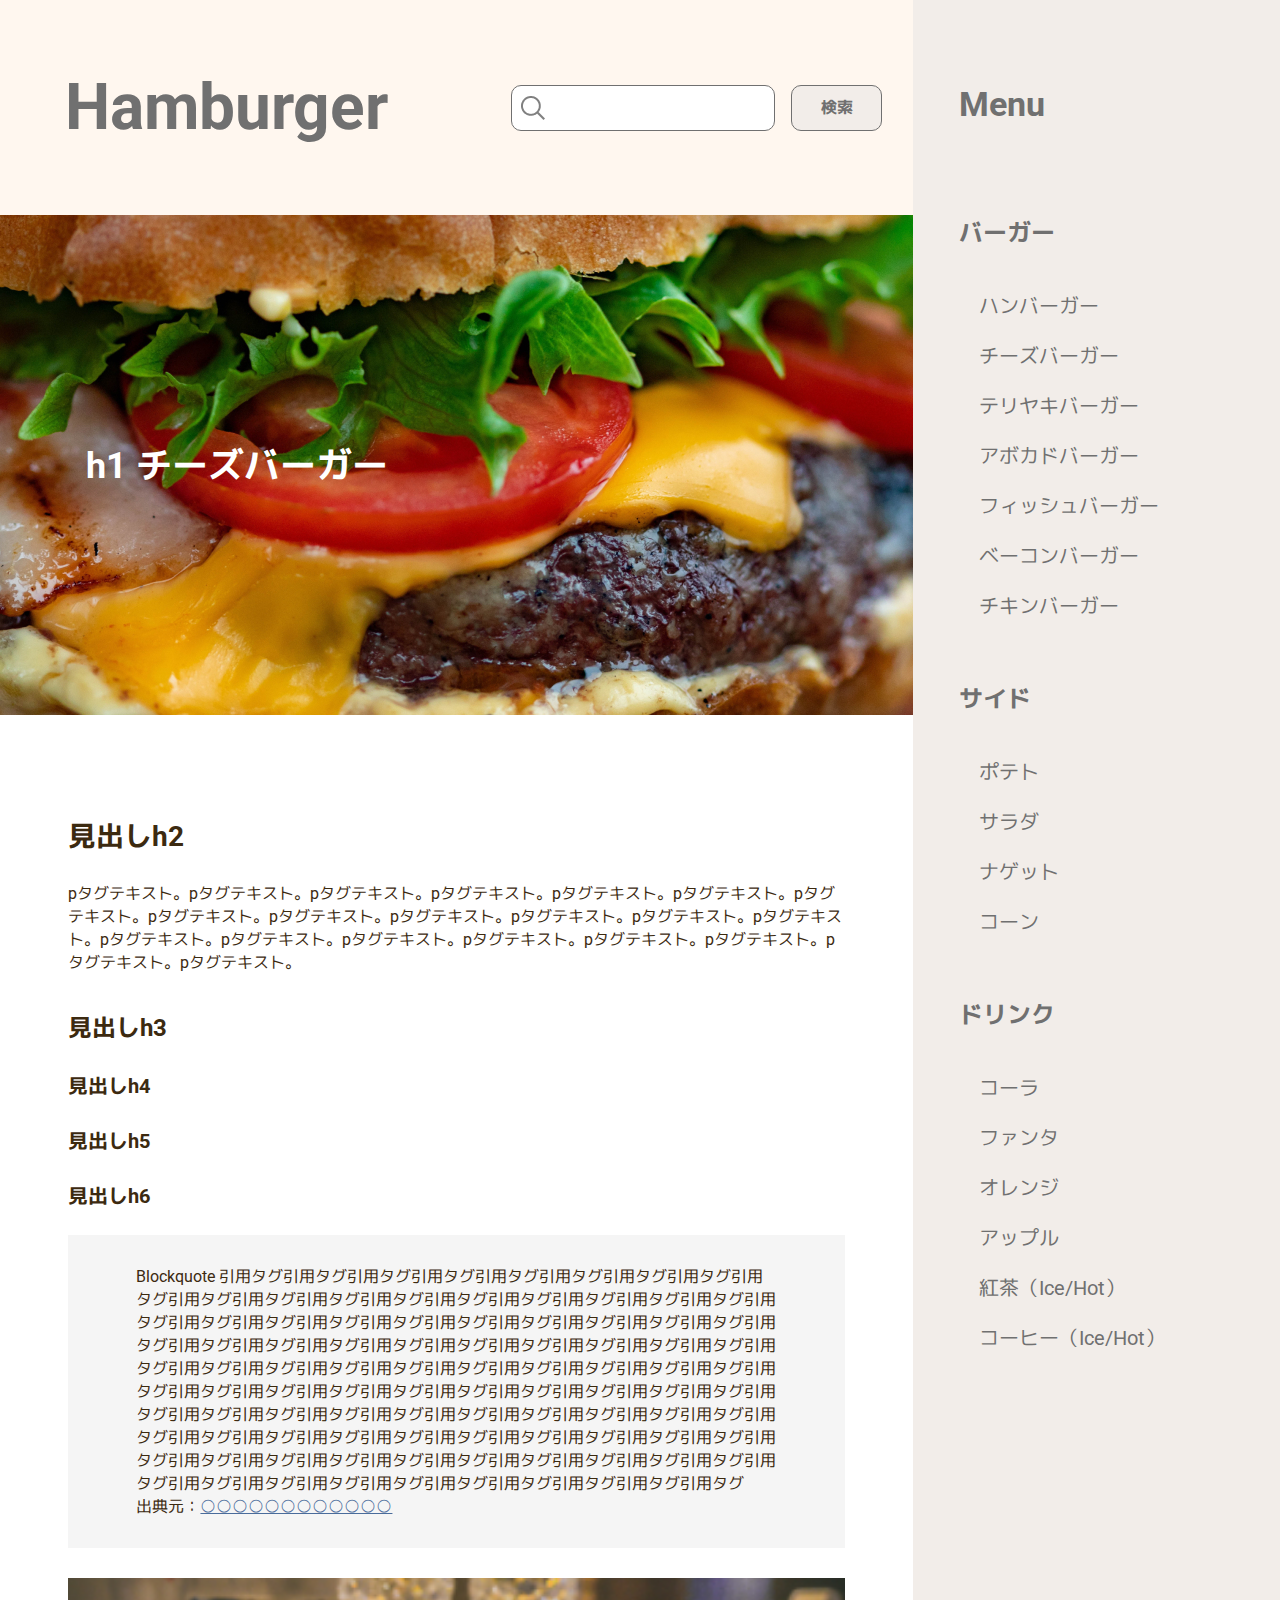
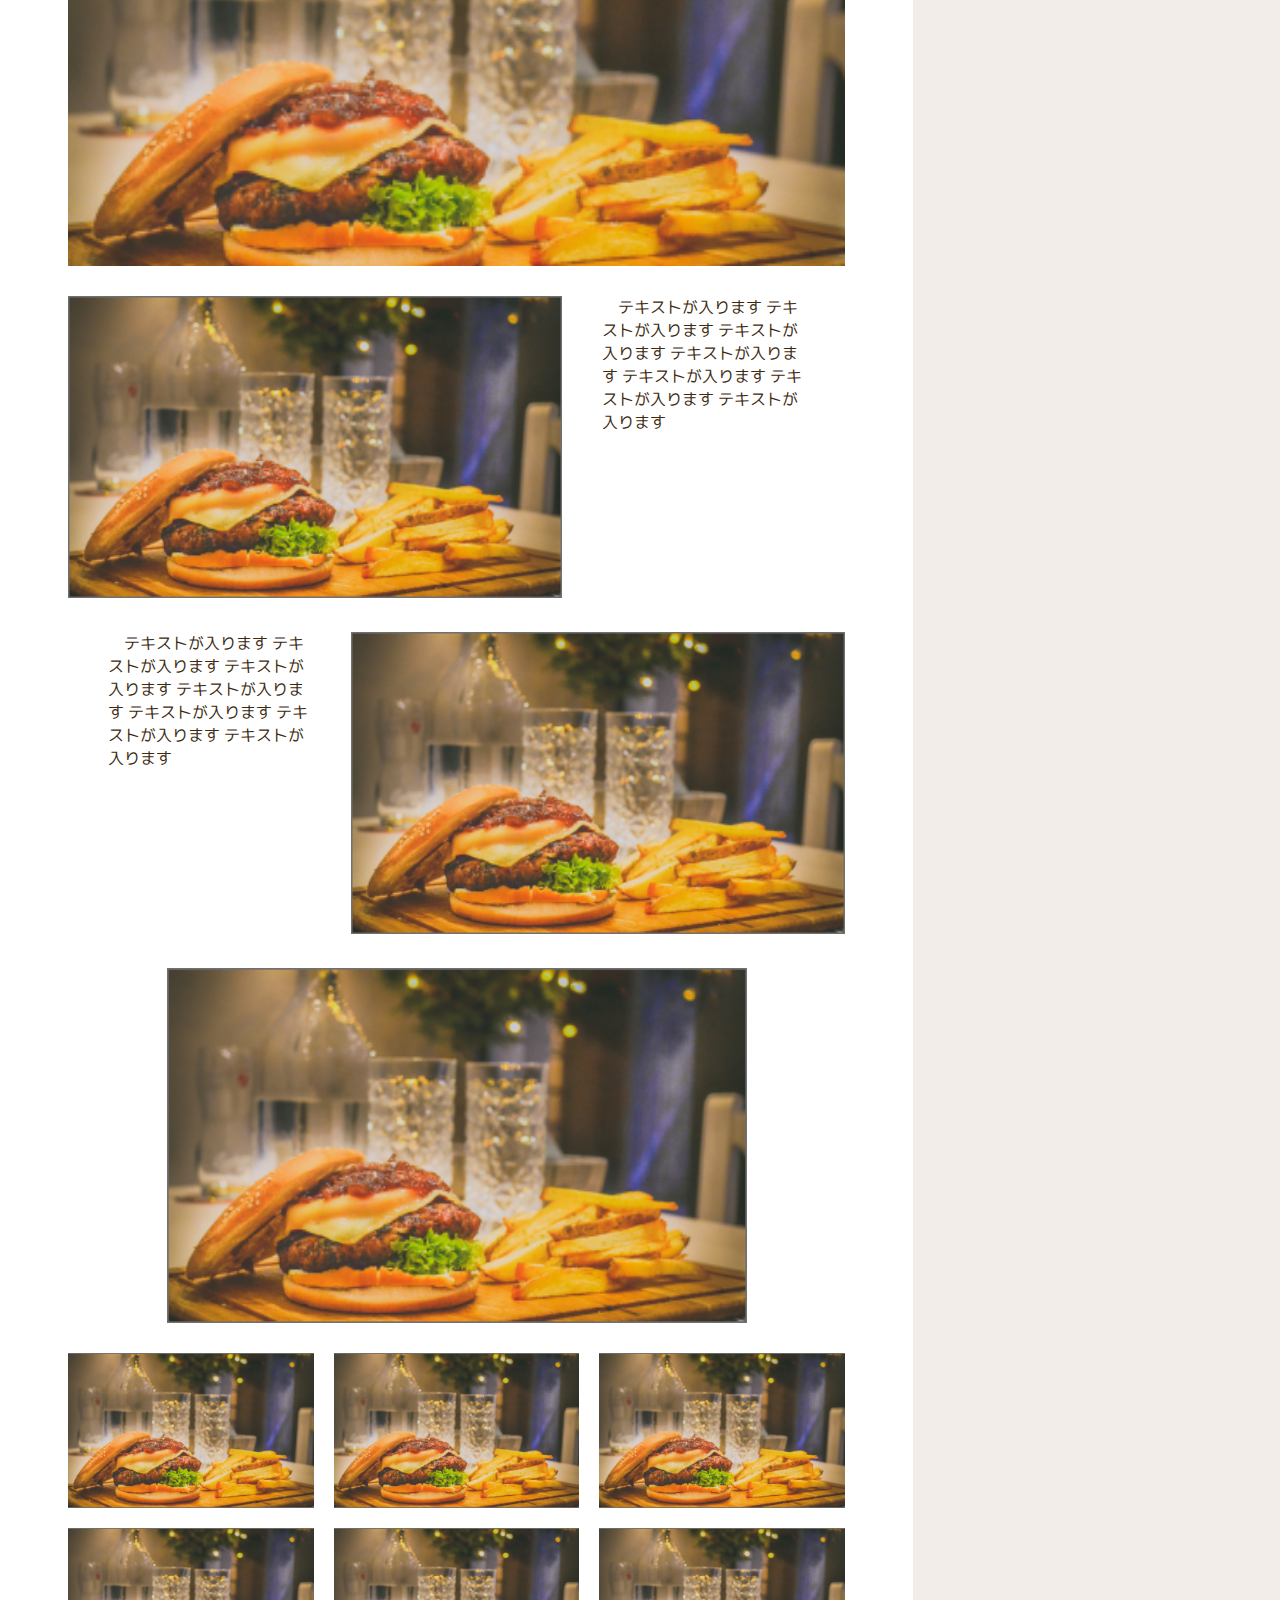
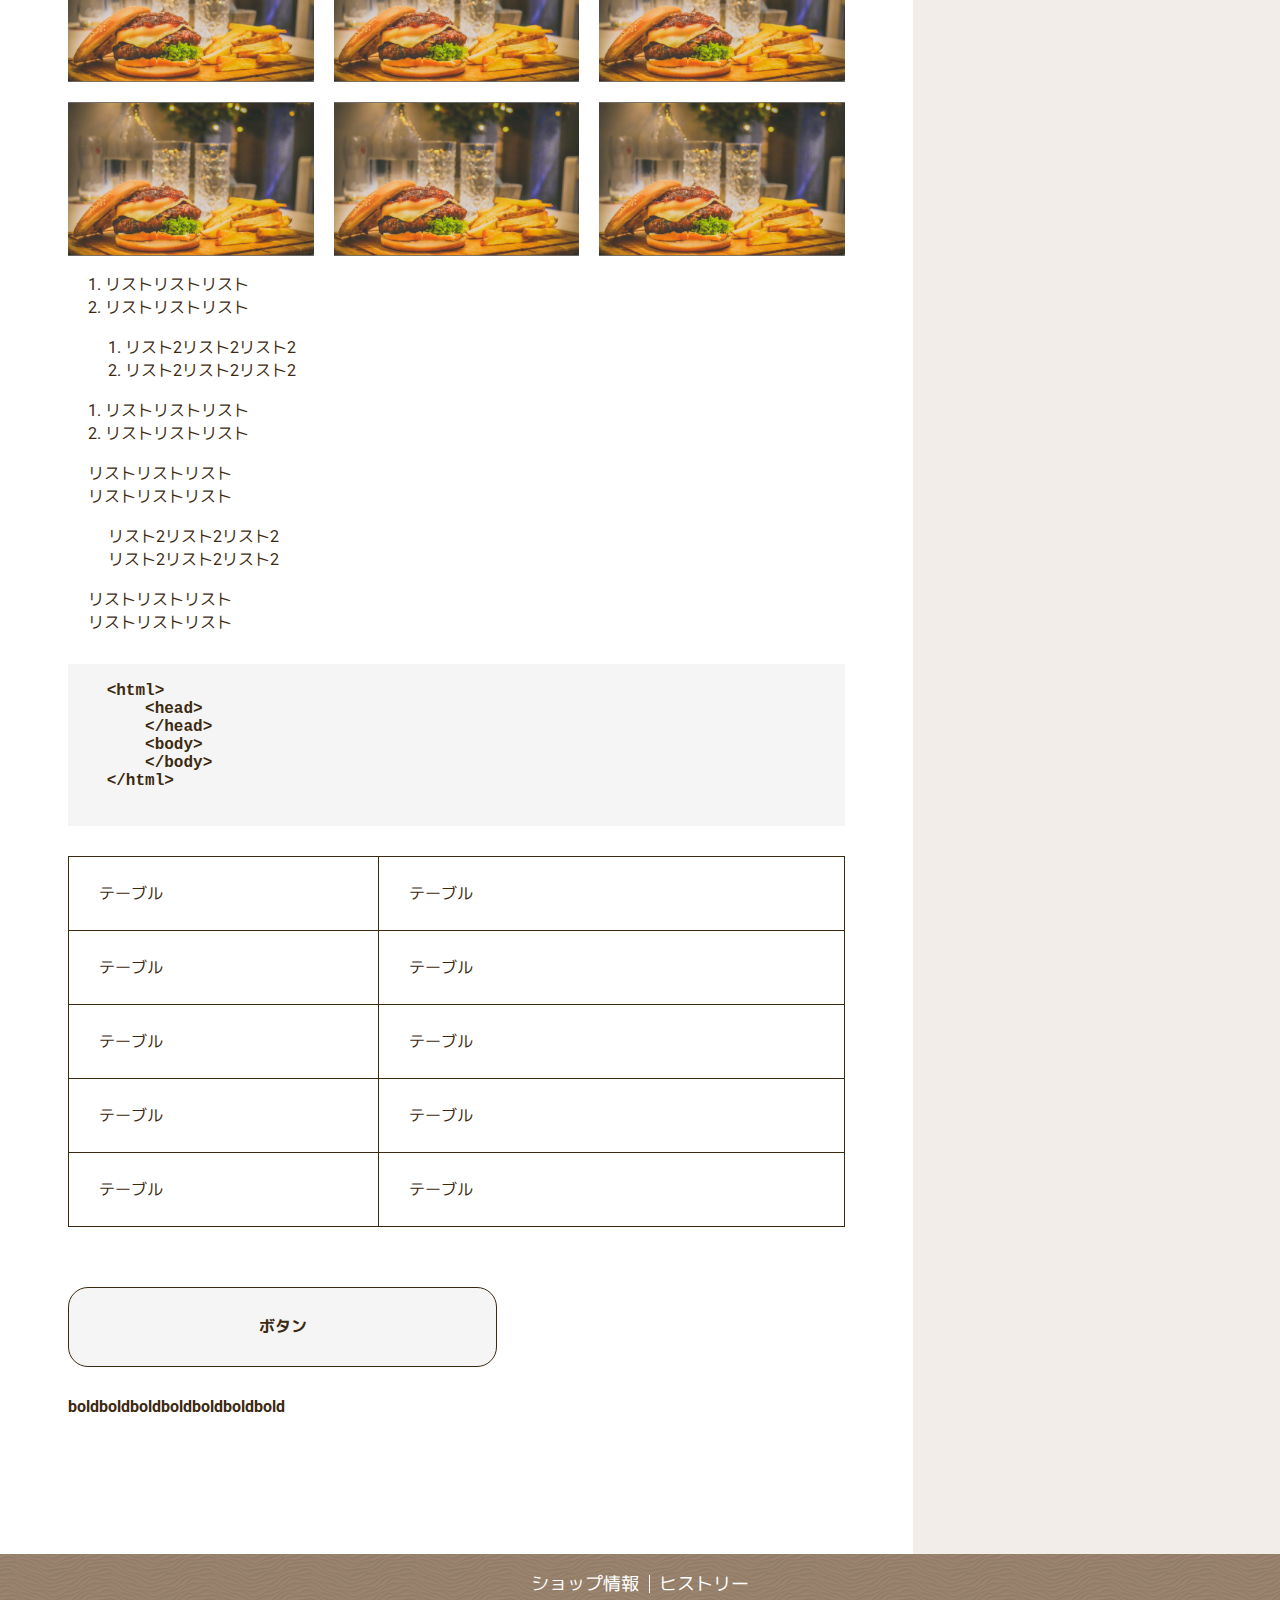
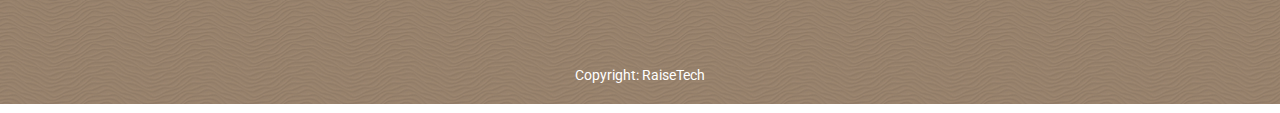
<file: single.html>
<!DOCTYPE html>
<html lang="ja">
  <head>
    <meta chaarset="utf-8">
    <meta name="viewport" content="width=width=device-width, initial-scale=1.0">
    <link rel="icon" href="./img/favicon.ico">
    <meta name="description" content="サイトの説明文が入ります">
    <title>ハンバーガーサイト</title>
    <link rel="preconnect" href="https://fonts.googleapis.com">
    <link rel="preconnect" href="https://fonts.gstatic.com" crossorigin>
    <link href="https://fonts.googleapis.com/css2?family=M+PLUS+1p:wght@400;700&family=Roboto:wght@400;700&display=swap" rel="stylesheet">
    <link href="./css/ress.css" rel="stylesheet">
    <link href="./css/style.css" rel="stylesheet">
  </head>

  <body>
    <main class="l-main">
      <aside>
        <div class="p-gmenu"> <!-- flex row flex-end ヨコ並び右端 -->
          <button class="p-gmenu__menu-opbtn js-menu-button">
            <span>Menu</span>
          </button>

          <div class="p-gmenu__layer"></div>
          <div class="p-gmenu__content"> <!-- flex column flex-end タテ並び右端 -->
            <button class="p-gmenu__content__menu-clbtn js-menu-button">
              <span>Close</span>
            </button>

            <h2  class="p-gmenu__content__title">Menu</h2>

            <ul>
              <li>
                <a href="/">バーガー</a>
                <ul>
                  <li><a href="/">ハンバーガー</a></li>
                  <li><a href="./archive.html">チーズバーガー</a></li>
                  <li><a href="/">テリヤキバーガー</a></li>
                  <li><a href="/">アボカドバーガー</a></li>
                  <li><a href="/">フィッシュバーガー</a></li>
                  <li><a href="/">ベーコンバーガー</a></li>
                  <li><a href="/">チキンバーガー</a></li>
                </ul>
              </li>

              <li>
                <a href="/">サイド</a>
                <ul>
                  <li><a href="/">ポテト</a></li>
                  <li><a href="/">サラダ</a></li>
                  <li><a href="/">ナゲット</a></li>
                  <li><a href="/">コーン</a></li>
                </ul>
              </li>

              <li>
                <a href="/">ドリンク</a>
                <ul>
                  <li><a href="/">コーラ</a></li>
                  <li><a href="/">ファンタ</a></li>
                  <li><a href="/">オレンジ</a></li>
                  <li><a href="/">アップル</a></li>
                  <li><a href="/">紅茶（Ice/Hot）</a></li>
                  <li><a href="/">コーヒー（Ice/Hot）</a></li>
                </ul>
              </li>

            </ul>
          </div> <!-- .p-gmenu__content -->
        </div> <!-- .p-gmenu -->
      </aside>

      <div class="l-main__body">
        <header class="l-header"> <!-- flex column center タテ並び真ん中 -->
          <h1 class="l-header__logo"><a href="./index.html">Hamburger</a></h1>

          <form action="./archive_search.html" class="c-form p-search"> <!-- flex row ヨコ並び -->
            <input type="text" placeholder="" class="c-form__text p-search__text">
            <input type="submit" value="検索" class="c-form__submit p-search__submit">
          </form>
        </header>

        <article>
          <div class="p-mainvisual p-mainvisual--img-single"> <!-- flex column center center タテヨコ真ん中 -->
            <h1 class="p-mainvisual__title">h1 チーズバーガー</h1>
          </div>

          <div class="l-main__wrapper">
            <div class="p-sentence">
              <h2>見出しh2</h2>
              <p>pタグテキスト。pタグテキスト。pタグテキスト。pタグテキスト。pタグテキスト。pタグテキスト。pタグテキスト。pタグテキスト。pタグテキスト。pタグテキスト。pタグテキスト。pタグテキスト。pタグテキスト。pタグテキスト。pタグテキスト。pタグテキスト。pタグテキスト。pタグテキスト。pタグテキスト。pタグテキスト。pタグテキスト。</p>
              <h3>見出しh3</h3>
              <h4>見出しh4</h4>
              <h5>見出しh5</h5>
              <h6>見出しh6</h6>
              <blockquote cite="/">
                <p>Blockquote 引用タグ引用タグ引用タグ引用タグ引用タグ引用タグ引用タグ引用タグ引用タグ引用タグ引用タグ引用タグ引用タグ引用タグ引用タグ引用タグ引用タグ引用タグ引用タグ引用タグ引用タグ引用タグ引用タグ引用タグ引用タグ引用タグ引用タグ引用タグ引用タグ引用タグ引用タグ引用タグ引用タグ引用タグ引用タグ引用タグ引用タグ引用タグ引用タグ引用タグ引用タグ引用タグ引用タグ引用タグ引用タグ引用タグ引用タグ引用タグ引用タグ引用タグ引用タグ引用タグ引用タグ引用タグ引用タグ引用タグ引用タグ引用タグ引用タグ引用タグ引用タグ引用タグ引用タグ引用タグ引用タグ引用タグ引用タグ引用タグ引用タグ引用タグ引用タグ引用タグ引用タグ引用タグ引用タグ引用タグ引用タグ引用タグ引用タグ引用タグ引用タグ引用タグ引用タグ引用タグ引用タグ引用タグ引用タグ引用タグ引用タグ引用タグ引用タグ引用タグ引用タグ引用タグ引用タグ引用タグ引用タグ引用タグ</p>
                出典元：<cite><a href="/">○○○○○○○○○○○○</a></cite>
              </blockquote>

              <div class="p-sentence__img p-sentence__img--full">
                <img src="./img/single-burger1.jpg" alt="バーガー1">
              </div>

              <div class="p-sentence__2rows">
                <div>
                  <img src="./img/single-burger2.jpg" alt="バーガー2">
                </div>
                <p>テキストが入ります テキストが入ります テキストが入ります テキストが入ります テキストが入ります テキストが入ります テキストが入ります</p>
              </div>

              <div class="p-sentence__2rows">
                <p>テキストが入ります テキストが入ります テキストが入ります テキストが入ります テキストが入ります テキストが入ります テキストが入ります</p>
                <div>
                  <img src="./img/single-burger2.jpg" alt="バーガー2">
                </div>
              </div>

              <div class="p-sentence__img">
                <img src="./img/single-burger2.jpg"alt="バーガー2">
              </div>

              <div class="p-sentence__griditems">
                <div><img src="./img/single-burger2.jpg"alt="バーガー2"></div>
                <div><img src="./img/single-burger2.jpg"alt="バーガー2"></div>
                <div><img src="./img/single-burger2.jpg"alt="バーガー2"></div>
                <div><img src="./img/single-burger2.jpg"alt="バーガー2"></div>
                <div><img src="./img/single-burger2.jpg"alt="バーガー2"></div>
                <div><img src="./img/single-burger2.jpg"alt="バーガー2"></div>
                <div><img src="./img/single-burger2.jpg"alt="バーガー2"></div>
                <div><img src="./img/single-burger2.jpg"alt="バーガー2"></div>
                <div><img src="./img/single-burger2.jpg"alt="バーガー2"></div>
              </div>

              <ol>
                <li>リストリストリスト</li>
                <li>リストリストリスト</li>
                <ol>
                  <li>リスト2リスト2リスト2</li>
                  <li>リスト2リスト2リスト2</li>
                </ol>
              </ol>

              <ol>
                <li>リストリストリスト</li>
                <li>リストリストリスト</li>
              </ol>

              <ul>
                <li>リストリストリスト</li>
                <li>リストリストリスト</li>
                <ul>
                  <li>リスト2リスト2リスト2</li>
                  <li>リスト2リスト2リスト2</li>
                </ul>
              </ul>

              <ul>
                <li>リストリストリスト</li>
                <li>リストリストリスト</li>
              </ul>

              <pre>
            <code>
    &lt;html&gt;
        &lt;head&gt;
        &lt;/head&gt;
        &lt;body&gt;
        &lt;/body&gt;
    &lt;/html&gt;
            </code>
              </pre>

              <table>
                <tr><td width="40%">テーブル</td><td>テーブル</td></tr>
                <tr><td >テーブル</td><td>テーブル</td></tr>
                <tr><td >テーブル</td><td>テーブル</td></tr>
                <tr><td >テーブル</td><td>テーブル</td></tr>
                <tr><td >テーブル</td><td>テーブル</td></tr>
              </table>

              <button>ボタン</button>

              <p><b>boldboldboldboldboldboldbold</b></p>

              <div class="u-mb70"></div>

            </div> <!-- .p-sentence -->
          </div> <!-- .l-main__wrapper -->
        </article>
      </div> <!-- .l-main__body -->

    </main>

    <footer class="l-footer">
      <ul class="l-footer__info"> <!-- flex row center ヨコ並び真ん中-->
        <li class="l-footer__info__list"><a href="./page.html">ショップ情報</a></li>
        <li class="l-footer__info__list"><a href="./page.html">ヒストリー</a></li>
      </ul>

      <p class="p-copyright">Copyright: RaiseTech</p> <!-- flex row center ヨコ並び真ん中-->
    </footer>
    <script src="./js/jquery-3.4.1.min.js"></script>
    <script src="./js/menu-button.js"></script>
  </body>

</html>
</file>
<file: css/ress.css>
/* resset.dev • v5.0.2 */

/* # =================================================================
   # Global selectors
   # ================================================================= */

html {
  box-sizing: border-box;
  -webkit-text-size-adjust: 100%; /* Prevent adjustments of font size after orientation changes in iOS */
  word-break: normal;
  -moz-tab-size: 4;
  tab-size: 4;
}

*,
::before,
::after {
  background-repeat: no-repeat; /* Set `background-repeat: no-repeat` to all elements and pseudo elements */
  box-sizing: inherit;
}

::before,
::after {
  text-decoration: inherit; /* Inherit text-decoration and vertical align to ::before and ::after pseudo elements */
  vertical-align: inherit;
}

* {
  padding: 0; /* Reset `padding` and `margin` of all elements */
  margin: 0;
}

/* # =================================================================
   # General elements
   # ================================================================= */

hr {
  overflow: visible; /* Show the overflow in Edge and IE */
  height: 0; /* Add the correct box sizing in Firefox */
  color: inherit; /* Correct border color in Firefox. */
}

details,
main {
  display: block; /* Render the `main` element consistently in IE. */
}

summary {
  display: list-item; /* Add the correct display in all browsers */
}

small {
  font-size: 80%; /* Set font-size to 80% in `small` elements */
}

[hidden] {
  display: none; /* Add the correct display in IE */
}

abbr[title] {
  border-bottom: none; /* Remove the bottom border in Chrome 57 */
  /* Add the correct text decoration in Chrome, Edge, IE, Opera, and Safari */
  text-decoration: underline;
  text-decoration: underline dotted;
}

a {
  background-color: transparent; /* Remove the gray background on active links in IE 10 */
}

a:active,
a:hover {
  outline-width: 0; /* Remove the outline when hovering in all browsers */
}

code,
kbd,
pre,
samp {
  font-family: monospace, monospace; /* Specify the font family of code elements */
}

pre {
  font-size: 1em; /* Correct the odd `em` font sizing in all browsers */
}

b,
strong {
  font-weight: bolder; /* Add the correct font weight in Chrome, Edge, and Safari */
}

/* https://gist.github.com/unruthless/413930 */
sub,
sup {
  font-size: 75%;
  line-height: 0;
  position: relative;
  vertical-align: baseline;
}

sub {
  bottom: -0.25em;
}

sup {
  top: -0.5em;
}

table {
  border-color: inherit; /* Correct border color in all Chrome, Edge, and Safari. */
  text-indent: 0; /* Remove text indentation in Chrome, Edge, and Safari */
}

iframe {
  border-style: none;
}

/* # =================================================================
   # Forms
   # ================================================================= */

input {
  border-radius: 0;
}

[type='number']::-webkit-inner-spin-button,
[type='number']::-webkit-outer-spin-button {
  height: auto; /* Correct the cursor style of increment and decrement buttons in Chrome */
}

[type='search'] {
  -webkit-appearance: textfield; /* Correct the odd appearance in Chrome and Safari */
  outline-offset: -2px; /* Correct the outline style in Safari */
}

[type='search']::-webkit-search-decoration {
  -webkit-appearance: none; /* Remove the inner padding in Chrome and Safari on macOS */
}

textarea {
  overflow: auto; /* Internet Explorer 11+ */
  resize: vertical; /* Specify textarea resizability */
}

button,
input,
optgroup,
select,
textarea {
  font: inherit; /* Specify font inheritance of form elements */
}

optgroup {
  font-weight: bold; /* Restore the font weight unset by the previous rule */
}

button {
  overflow: visible; /* Address `overflow` set to `hidden` in IE 8/9/10/11 */
}

button,
select {
  text-transform: none; /* Firefox 40+, Internet Explorer 11- */
}

/* Apply cursor pointer to button elements */
button,
[type='button'],
[type='reset'],
[type='submit'],
[role='button'] {
  cursor: pointer;
}

/* Remove inner padding and border in Firefox 4+ */
button::-moz-focus-inner,
[type='button']::-moz-focus-inner,
[type='reset']::-moz-focus-inner,
[type='submit']::-moz-focus-inner {
  border-style: none;
  padding: 0;
}

/* Replace focus style removed in the border reset above */
button:-moz-focusring,
[type='button']::-moz-focus-inner,
[type='reset']::-moz-focus-inner,
[type='submit']::-moz-focus-inner {
  outline: 1px dotted ButtonText;
}

button,
html [type='button'], /* Prevent a WebKit bug where (2) destroys native `audio` and `video`controls in Android 4 */
[type='reset'],
[type='submit'] {
  -webkit-appearance: button; /* Correct the inability to style clickable types in iOS */
}

/* Remove the default button styling in all browsers */
button,
input,
select,
textarea {
  background-color: transparent;
  border-style: none;
}

a:focus,
button:focus,
input:focus,
select:focus,
textarea:focus {
  outline-width: 0;
}

/* Style select like a standard input */
select {
  -moz-appearance: none; /* Firefox 36+ */
  -webkit-appearance: none; /* Chrome 41+ */
}

select::-ms-expand {
  display: none; /* Internet Explorer 11+ */
}

select::-ms-value {
  color: currentColor; /* Internet Explorer 11+ */
}

legend {
  border: 0; /* Correct `color` not being inherited in IE 8/9/10/11 */
  color: inherit; /* Correct the color inheritance from `fieldset` elements in IE */
  display: table; /* Correct the text wrapping in Edge and IE */
  max-width: 100%; /* Correct the text wrapping in Edge and IE */
  white-space: normal; /* Correct the text wrapping in Edge and IE */
  max-width: 100%; /* Correct the text wrapping in Edge 18- and IE */
}

::-webkit-file-upload-button {
  /* Correct the inability to style clickable types in iOS and Safari */
  -webkit-appearance: button;
  color: inherit;
  font: inherit; /* Change font properties to `inherit` in Chrome and Safari */
}

/* Replace pointer cursor in disabled elements */
[disabled] {
  cursor: default;
}

/* # =================================================================
   # Specify media element style
   # ================================================================= */

img {
  border-style: none; /* Remove border when inside `a` element in IE 8/9/10 */
}

/* Add the correct vertical alignment in Chrome, Firefox, and Opera */
progress {
  vertical-align: baseline;
}

/* # =================================================================
   # Accessibility
   # ================================================================= */

/* Specify the progress cursor of updating elements */
[aria-busy='true'] {
  cursor: progress;
}

/* Specify the pointer cursor of trigger elements */
[aria-controls] {
  cursor: pointer;
}

/* Specify the unstyled cursor of disabled, not-editable, or otherwise inoperable elements */
[aria-disabled='true'] {
  cursor: default;
}
</file>
<file: css/style.css>
@charset "UTF-8";
body {
  min-width: 320px;
  font-family: "Roboto", "M PLUS 1p", sans-serif;
  font-weight: bold;
}
body.is-open {
  position: fixed;
}

a {
  color: inherit;
  text-decoration: none;
}

li {
  list-style: none;
}

.l-header {
  display: flex;
  flex-direction: column;
  align-items: center;
  height: 215px;
  background-color: #FFF7EF;
}
@media (min-width: 1140px) {
  .l-header {
    flex-direction: row;
    justify-content: space-between;
  }
}
.l-header__logo {
  margin-bottom: 40px;
  color: #707070;
  font-size: 40px;
}
@media (min-width: 1140px) {
  .l-header__logo {
    margin: 0 20px 0 65px;
    font-size: 64px;
  }
}

@media (min-width: 1140px) {
  .l-main {
    display: flex;
    flex-direction: row-reverse;
  }
}
.l-main__body {
  width: 100%;
}
.l-main__wrapper {
  padding: 5.33vw;
}
.l-main__wrapper__flex {
  display: flex;
  flex-direction: column;
}
@media (min-width: 601px) {
  .l-main__wrapper__flex {
    flex-direction: row;
  }
}

.l-footer {
  width: 100%;
  height: 150px;
  padding-top: 16px;
  background: no-repeat center/cover url("../img/footerbg.jpg");
}
.l-footer__info {
  display: flex;
  justify-content: center;
  margin-bottom: 70px;
  color: #FFFFFF;
  font-size: 18px;
  font-weight: normal;
}
.l-footer__info li + li {
  position: relative;
  padding-left: 20px;
}
.l-footer__info li + li::before {
  display: block;
  position: absolute;
  content: "";
  top: 0;
  bottom: 0;
  left: 10px;
  margin: auto;
  height: 1em;
  border-left: 1px solid #FFFFFF;
}

.c-form__text {
  border: 1px solid black;
  background-color: white;
}
.c-form__submit {
  border: 1px solid black;
  background-color: white;
}

.c-button {
  display: block;
  background-color: white;
  color: black;
  cursor: pointer;
}

.p-gmenu {
  display: flex;
  justify-content: flex-end;
  position: relative;
  height: 100%;
  background-color: #FFF7EF;
}
.p-gmenu__menu-opbtn {
  margin: 8px 2.13vw 11px 0px;
}
@media (min-width: 1140px) {
  .p-gmenu__menu-opbtn {
    display: none;
  }
}
.p-gmenu__menu-opbtn span {
  color: #707070;
  font-size: 20px;
}
.p-gmenu__layer.is-open {
  position: absolute;
  z-index: 50;
  top: 0;
  left: 0;
  height: 100vh;
  width: 100%;
  background-color: rgba(0, 0, 0, 0.5);
  transition: all 500ms 0s ease;
}
.p-gmenu__content {
  position: fixed;
  z-index: 100;
  left: 100%;
  width: 87.46%;
  height: 100%;
  background-color: #F2EDE9;
  transition: all 500ms 0s ease;
}
@media (min-width: 601px) {
  .p-gmenu__content {
    width: 44%;
  }
}
@media (min-width: 1140px) {
  .p-gmenu__content {
    position: static;
    width: 19.11vw;
    min-width: 367px;
  }
}
.p-gmenu__content.is-open {
  left: 12.54%;
  overflow-y: scroll;
}
@media (min-width: 601px) {
  .p-gmenu__content.is-open {
    left: 56%;
  }
}
.p-gmenu__content__menu-clbtn {
  display: block;
  position: relative;
  width: 40px;
  height: 40px;
  margin: 8px 8px 134px auto;
}
@media (min-width: 1140px) {
  .p-gmenu__content__menu-clbtn {
    display: none;
  }
}
.p-gmenu__content__menu-clbtn::before, .p-gmenu__content__menu-clbtn::after {
  display: block;
  position: absolute;
  content: "";
  left: calc(50% - 20px);
  width: 40px;
  height: 5px;
  background-color: #707070;
}
.p-gmenu__content__menu-clbtn::before {
  top: 18px;
  transform: rotate(135deg);
}
.p-gmenu__content__menu-clbtn::after {
  top: 18px;
  transform: rotate(-135deg);
}
.p-gmenu__content__menu-clbtn span {
  font-size: 0px;
}
.p-gmenu__content__title {
  display: none;
}
@media (min-width: 1140px) {
  .p-gmenu__content__title {
    display: block;
    margin: 84px 0 90px 46px;
    color: #707070;
    font-size: 34px;
  }
}
.p-gmenu__content > ul > li {
  padding-bottom: 40px;
}
.p-gmenu__content > ul > li > a {
  display: inline-block;
  margin-bottom: 40px;
  margin-left: 46px;
  color: #707070;
  font-size: 24px;
}
.p-gmenu__content > ul > li > a + ul a {
  display: inline-block;
  margin-bottom: 20px;
  margin-left: 66px;
  white-space: pre;
  color: #707070;
  font-size: 20px;
  font-weight: normal;
}

.p-search {
  display: flex;
  height: 46px;
}
@media (min-width: 1140px) {
  .p-search {
    margin-right: 31px;
  }
}
.p-search__text {
  width: 57.6vw;
  min-width: 200px;
  max-width: 396px;
  margin-right: 16px;
  padding-left: 38px;
  border: 1px solid #707070;
  border-radius: 10px;
  background-color: #FFFFFF;
  background-image: url("../img/search.png");
  background-position: 9px center;
  background-size: 24px, 24px;
}
@media (min-width: 1140px) {
  .p-search__text {
    width: 20.62vw;
  }
}
.p-search__submit {
  width: 24vw;
  min-width: 50px;
  max-width: 136px;
  border: 1px solid #707070;
  border-radius: 10px;
  background-color: #F2EDE9;
  color: #707070;
}
@media (min-width: 1140px) {
  .p-search__submit {
    width: 7.08vw;
  }
}

.p-mainvisual {
  display: flex;
  flex-direction: column;
  justify-content: center;
  align-items: center;
  height: 285px;
  background: no-repeat center/cover url("../img/mainvisual-sp@2x.jpg");
}
@media (min-width: 601px) {
  .p-mainvisual {
    flex-direction: row;
    justify-content: start;
    background: no-repeat center/cover url("../img/mainvisual-tablet.jpg");
  }
}
@media (min-width: 1140px) {
  .p-mainvisual {
    height: 530px;
    background: no-repeat center/cover url("../img/mainvisual-pc.jpg");
  }
}
.p-mainvisual--img-archive {
  background-repeat: no-repeat;
  background-size: cover;
  background-position: left;
  background-image: linear-gradient(rgba(0, 0, 0, 0.4), rgba(0, 0, 0, 0.4)), url("../img/page-title_arcive@2x.jpg");
}
@media (min-width: 601px) {
  .p-mainvisual--img-archive {
    background-image: linear-gradient(rgba(0, 0, 0, 0.4), rgba(0, 0, 0, 0.4)), url("../img/page-title_arcive-tablet.jpg");
  }
}
@media (min-width: 1140px) {
  .p-mainvisual--img-archive {
    height: 239px;
    background-image: linear-gradient(rgba(0, 0, 0, 0.4), rgba(0, 0, 0, 0.4)), url("../img/page-title_arcive-pc.jpg");
  }
}
.p-mainvisual--img-single {
  height: 225px;
  background: no-repeat center/cover url("../img/single.jpg");
}
@media (min-width: 601px) {
  .p-mainvisual--img-single {
    height: 505px;
    background: no-repeat center/cover url("../img/single-tablet.jpg");
  }
}
@media (min-width: 1140px) {
  .p-mainvisual--img-single {
    height: 500px;
    background: no-repeat center/cover url("../img/single-pc.jpg");
  }
}
.p-mainvisual--img-page {
  height: 225px;
  background: no-repeat center/cover url("../img/page.jpg");
}
@media (min-width: 601px) {
  .p-mainvisual--img-page {
    height: 505px;
    background: no-repeat center/cover url("../img/page-tablet.jpg");
  }
}
@media (min-width: 1140px) {
  .p-mainvisual--img-page {
    height: 500px;
    background: no-repeat center/cover url("../img/page-pc.jpg");
  }
}
.p-mainvisual__title {
  margin-right: auto;
  margin-left: 6.66vw;
  color: #FFFFFF;
  font-size: 36px;
}
@media (min-width: 601px) {
  .p-mainvisual__title {
    margin-right: 0;
    margin-left: 86px;
  }
}
.p-mainvisual__subtitle {
  margin-top: 12px;
  margin-right: auto;
  margin-left: 6.66vw;
  color: #FFFFFF;
}
@media (min-width: 601px) {
  .p-mainvisual__subtitle {
    margin: 6px auto 0 19px;
  }
}

.p-content {
  display: flex;
  flex-direction: column;
  justify-content: space-between;
  margin-bottom: 20px;
  width: 100%;
}
@media (min-width: 601px) {
  .p-content {
    margin-bottom: 0;
  }
}
.p-content--img-takeout {
  background: no-repeat center/cover url("../img/takeout.jpg");
}
@media (min-width: 601px) {
  .p-content--img-takeout {
    margin-right: 4.79vw;
  }
}
.p-content--img-eatin {
  background: no-repeat center/cover url("../img/eatin.jpg");
}
.p-content__title {
  padding-top: 13px;
  padding-left: 16px;
  color: #FFFFFF;
  font-size: 41px;
}
.p-content__title::after {
  display: block;
  content: "";
  height: 4px;
  width: 34px;
  margin-top: 17px;
  margin-bottom: 216px;
  background-color: #FFFFFF;
}
@media (min-width: 601px) {
  .p-content__title::after {
    margin-top: 25px;
  }
}
@media (min-width: 1140px) {
  .p-content__title::after {
    margin-bottom: 663px;
  }
}
.p-content__box {
  margin: 0 16px 16px;
  color: #3C2A10;
  background-color: #FFFFFF;
  opacity: 0.8;
}
.p-content__box__title {
  padding: 16px 0 8px 16px;
  font-size: 22px;
  line-height: 24px;
}
.p-content__box__text {
  padding: 0 16px 16px 16px;
  font-weight: normal;
}

.p-sentence {
  padding: 32px 0 0;
  color: #3C2A10;
}
.p-sentence h2 {
  margin-bottom: 25px;
  font-size: 28px;
}
.p-sentence h3 {
  margin-bottom: 25px;
  font-size: 24px;
}
.p-sentence h4, .p-sentence h5, .p-sentence h6 {
  margin-bottom: 25px;
  font-size: 20px;
}
.p-sentence p {
  margin-bottom: 35px;
  font-weight: normal;
}
.p-sentence button {
  width: 100%;
  height: 80px;
  max-width: 429px;
  margin: 30px 0;
  border-radius: 20px;
  border: solid 1px #3C2A10;
  color: inherit;
  background-color: #F5F5F5;
}
.p-sentence ol {
  padding-left: 20px;
  margin: 17px 0px;
  list-style: decimal inside;
  font-weight: normal;
}
.p-sentence ol li {
  list-style: inherit;
}
.p-sentence ul {
  padding-left: 20px;
  margin: 17px 0px;
  list-style: none;
  font-weight: normal;
}
.p-sentence table {
  width: 100%;
  margin: 30px 0;
  border-collapse: collapse;
  text-align: left;
  font-weight: normal;
}
.p-sentence table td {
  border: solid 1px;
  padding: 25px 0 25px 30px;
}
.p-sentence pre {
  margin: 30px 0;
  background-color: #F5F5F5;
}
.p-sentence blockquote {
  padding: 30px 5.33vw;
  margin-bottom: 30px;
  background-color: #F5F5F5;
  font-size: 16px;
  font-weight: normal;
}
.p-sentence blockquote cite {
  font-style: normal;
}
.p-sentence blockquote p {
  margin-bottom: 0;
}
.p-sentence blockquote a {
  color: #4A6C9B;
  text-decoration: underline;
}
.p-sentence__img {
  display: flex;
  justify-content: center;
  margin-bottom: 30px;
}
.p-sentence__img img {
  width: 71.2vw;
  max-width: 580px;
}
.p-sentence__img--full img {
  width: 100%;
  max-width: 100%;
}
.p-sentence__2rows {
  display: flex;
  justify-content: space-between;
  margin-bottom: 30px;
}
.p-sentence__2rows img {
  width: 38.6vw;
  max-width: 581px;
}
.p-sentence__2rows p {
  width: 48vw;
  margin-bottom: 0;
  text-indent: 1em;
}
@media (min-width: 1140px) {
  .p-sentence__2rows p {
    width: 100%;
    margin: 0 40px;
  }
}
.p-sentence__griditems {
  display: grid;
  grid-template-columns: 1fr;
  justify-content: center;
  gap: 20px;
}
@media (min-width: 601px) {
  .p-sentence__griditems {
    grid-template-columns: 1fr 1fr;
  }
}
@media (min-width: 1140px) {
  .p-sentence__griditems {
    grid-template-columns: 1fr 1fr 1fr;
  }
}
.p-sentence__griditems img {
  width: 100%;
  height: 100%;
  object-fit: cover;
}

.p-card {
  margin: 25px 0;
  color: #FFFFFF;
}
@media (min-width: 601px) {
  .p-card {
    display: flex;
  }
}
.p-card__img {
  height: 230px;
  width: 100%;
  background: no-repeat left/cover url("../img/card.jpg");
}
@media (min-width: 601px) {
  .p-card__img {
    height: auto;
    width: 50%;
    background: no-repeat left/cover url("../img/card-tablet.jpg");
  }
}
@media (min-width: 1140px) {
  .p-card__img {
    background: no-repeat left/cover url("../img/card-pc.jpg");
  }
}
.p-card__content {
  width: 100%;
  padding: 32px 4.53vw 43px;
  background-color: #3C2B1C;
}
@media (min-width: 601px) {
  .p-card__content {
    height: auto;
    width: 50%;
  }
}
.p-card__content__title {
  margin-bottom: 21px;
  font-size: 20px;
}
@media (min-width: 1140px) {
  .p-card__content__title {
    margin-bottom: 44px;
  }
}
.p-card__content__subtitle {
  margin-bottom: 7px;
  font-size: 16px;
}
.p-card__content__text {
  margin-bottom: 40px;
  font-weight: normal;
}
@media (min-width: 1140px) {
  .p-card__content__text {
    margin-bottom: 60px;
  }
}
.p-card__content__button {
  height: 43px;
  width: 43.46vw;
  margin-right: auto;
  margin-left: auto;
  border-radius: 22px;
  color: #707070;
}
@media (min-width: 601px) {
  .p-card__content__button {
    width: 19.54vw;
  }
}
@media (min-width: 1140px) {
  .p-card__content__button {
    width: 15.2vw;
  }
}

.p-pagenavigation {
  display: flex;
  justify-content: space-between;
  align-items: center;
  padding: 35px 0 30px;
  color: #707070;
  font-size: 16px;
  font-weight: normal;
}
@media (min-width: 601px) {
  .p-pagenavigation {
    justify-content: center;
  }
}
.p-pagenavigation__info {
  display: none;
  margin-right: 20px;
  font-weight: bold;
}
@media (min-width: 601px) {
  .p-pagenavigation__info {
    display: block;
  }
}
.p-pagenavigation__prev::after {
  content: "前へ";
}
@media (min-width: 601px) {
  .p-pagenavigation__prev::after {
    content: "";
  }
}
.p-pagenavigation__next::before {
  content: "次へ";
}
@media (min-width: 601px) {
  .p-pagenavigation__next::before {
    content: "";
  }
}
.p-pagenavigation__pages {
  display: none;
  font-weight: bold;
}
@media (min-width: 601px) {
  .p-pagenavigation__pages {
    display: flex;
  }
}
.p-pagenavigation__pages li {
  margin-right: 15px;
  border: 1px solid #707070;
}
.p-pagenavigation__pages li:first-child {
  margin-left: 15px;
}
.p-pagenavigation__pages li a {
  display: flex;
  justify-content: center;
  align-items: center;
  width: 35px;
  height: 35px;
}
@media (min-width: 601px) {
  .p-pagenavigation__pages__current {
    background-color: #707070;
    color: #FFFFFF;
  }
}

.p-access {
  position: relative;
  padding: 42px 10.66vw;
  background: rgba(0, 0, 0, 0.3);
}
@media (min-width: 601px) {
  .p-access {
    padding: 42px 5.33vw;
  }
}
.p-access__title {
  color: #FFFFFF;
  font-size: 30px;
}
@media (min-width: 1140px) {
  .p-access__title {
    width: 36.3vw;
  }
}
.p-access__title::after {
  display: block;
  content: "";
  height: 2px;
  width: 75px;
  margin-top: 13px;
  margin-bottom: 15px;
  background-color: #FFFFFF;
}
.p-access__text {
  color: #FFFFFF;
  font-size: 14px;
  line-height: 33px;
}
@media (min-width: 1140px) {
  .p-access__text {
    width: 36.3vw;
  }
}
.p-access__layer {
  position: absolute;
  z-index: -100;
  top: 0;
  left: 0;
  height: 415px;
  width: 100%;
  background: rgba(0, 0, 0, 0.3);
}
@media (min-width: 601px) {
  .p-access__layer {
    height: 100%;
  }
}
@media (min-width: 1140px) {
  .p-access__layer {
    width: 49.47vw;
  }
}
.p-access__map {
  position: absolute;
  z-index: -200;
  top: 0;
  left: 0;
}

.p-copyright {
  display: flex;
  justify-content: center;
  color: #FFFFFF;
  font-size: 14px;
  font-weight: normal;
}

.u-mt0 {
  margin-top: 0;
}

.u-mb0 {
  margin-bottom: 0px;
}

.u-mt5 {
  margin-top: 5;
}

.u-mb5 {
  margin-bottom: 5px;
}

.u-mt10 {
  margin-top: 10;
}

.u-mb10 {
  margin-bottom: 10px;
}

.u-mt15 {
  margin-top: 15;
}

.u-mb15 {
  margin-bottom: 15px;
}

.u-mt20 {
  margin-top: 20;
}

.u-mb20 {
  margin-bottom: 20px;
}

.u-mt25 {
  margin-top: 25;
}

.u-mb25 {
  margin-bottom: 25px;
}

.u-mt30 {
  margin-top: 30;
}

.u-mb30 {
  margin-bottom: 30px;
}

.u-mt35 {
  margin-top: 35;
}

.u-mb35 {
  margin-bottom: 35px;
}

.u-mt40 {
  margin-top: 40;
}

.u-mb40 {
  margin-bottom: 40px;
}

.u-mt45 {
  margin-top: 45;
}

.u-mb45 {
  margin-bottom: 45px;
}

.u-mt50 {
  margin-top: 50;
}

.u-mb50 {
  margin-bottom: 50px;
}

.u-mt55 {
  margin-top: 55;
}

.u-mb55 {
  margin-bottom: 55px;
}

.u-mt60 {
  margin-top: 60;
}

.u-mb60 {
  margin-bottom: 60px;
}

.u-mt65 {
  margin-top: 65;
}

.u-mb65 {
  margin-bottom: 65px;
}

.u-mt70 {
  margin-top: 70;
}

.u-mb70 {
  margin-bottom: 70px;
}

.u-mt75 {
  margin-top: 75;
}

.u-mb75 {
  margin-bottom: 75px;
}

.u-mt80 {
  margin-top: 80;
}

.u-mb80 {
  margin-bottom: 80px;
}

.u-mt85 {
  margin-top: 85;
}

.u-mb85 {
  margin-bottom: 85px;
}

.u-mt90 {
  margin-top: 90;
}

.u-mb90 {
  margin-bottom: 90px;
}

.u-mt95 {
  margin-top: 95;
}

.u-mb95 {
  margin-bottom: 95px;
}

.u-mt100 {
  margin-top: 100;
}

.u-mb100 {
  margin-bottom: 100px;
}
/*# sourceMappingURL=style.css.map */
</file>
